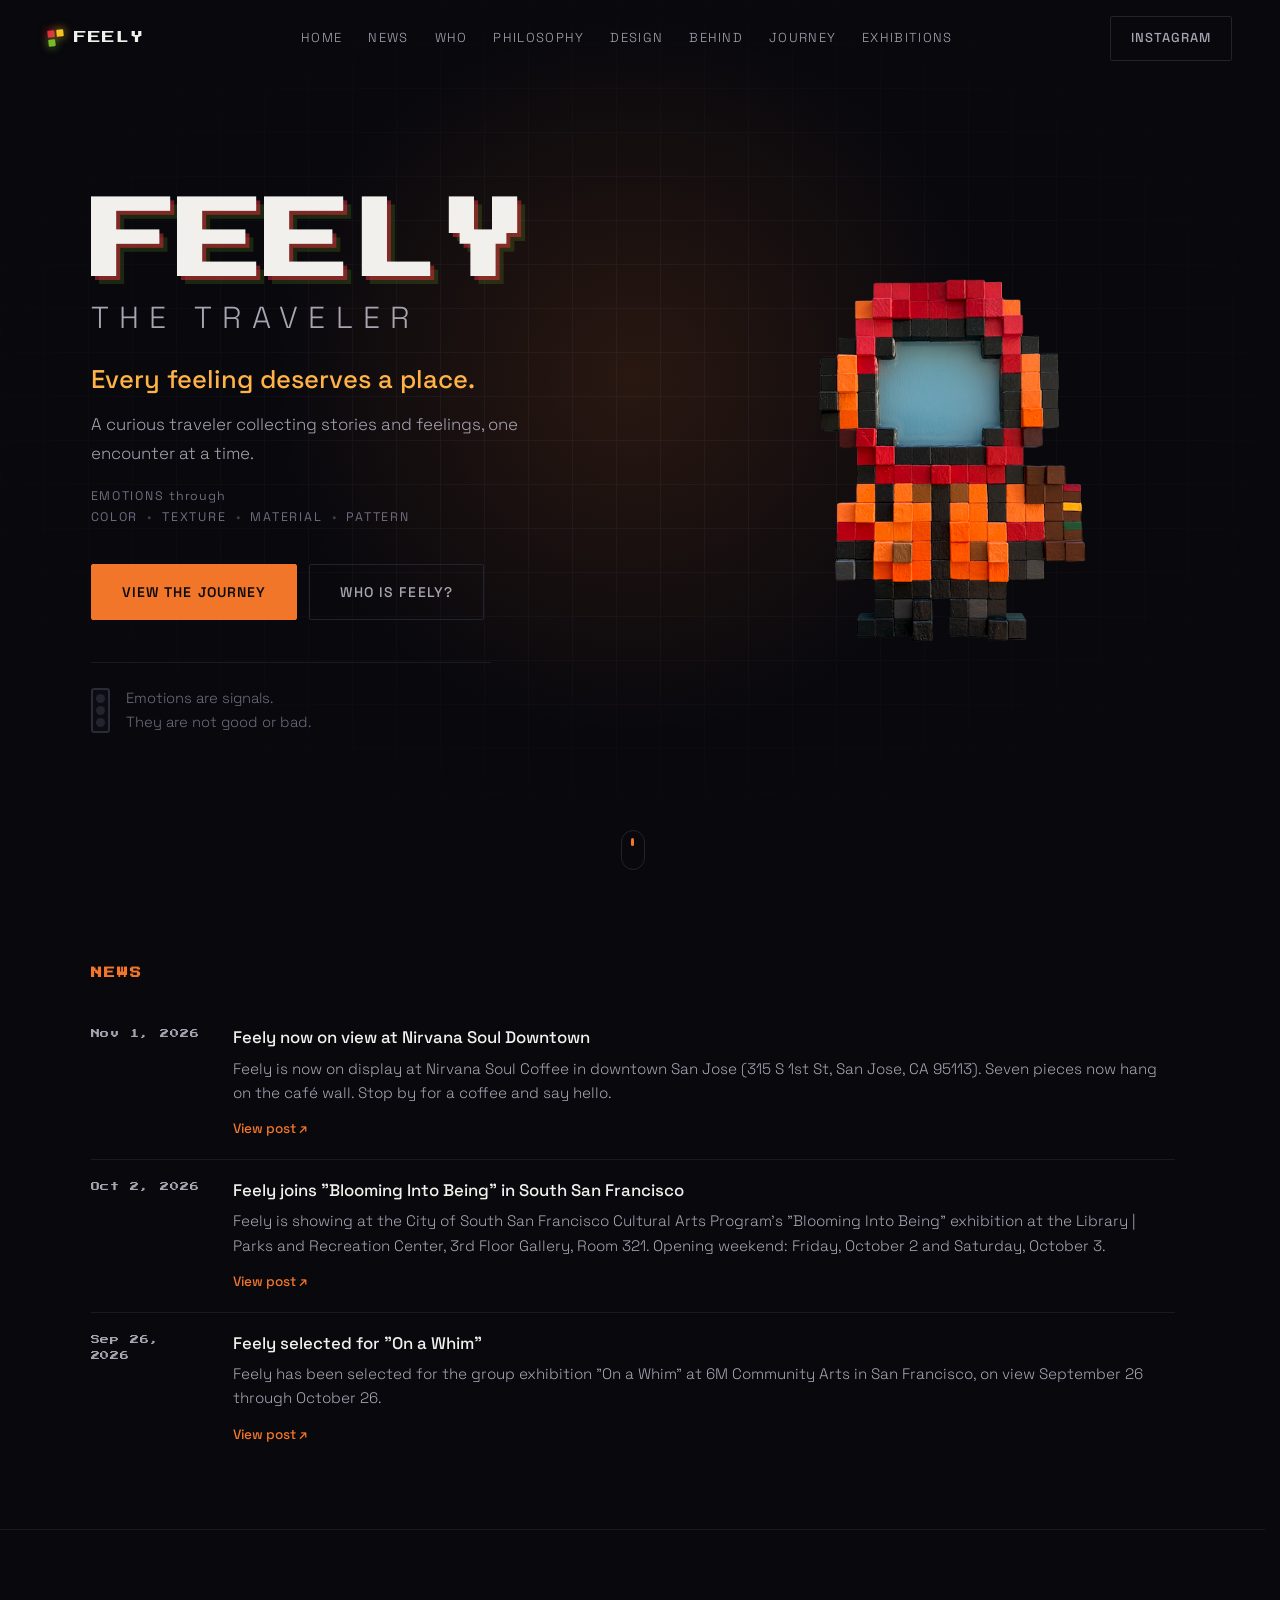
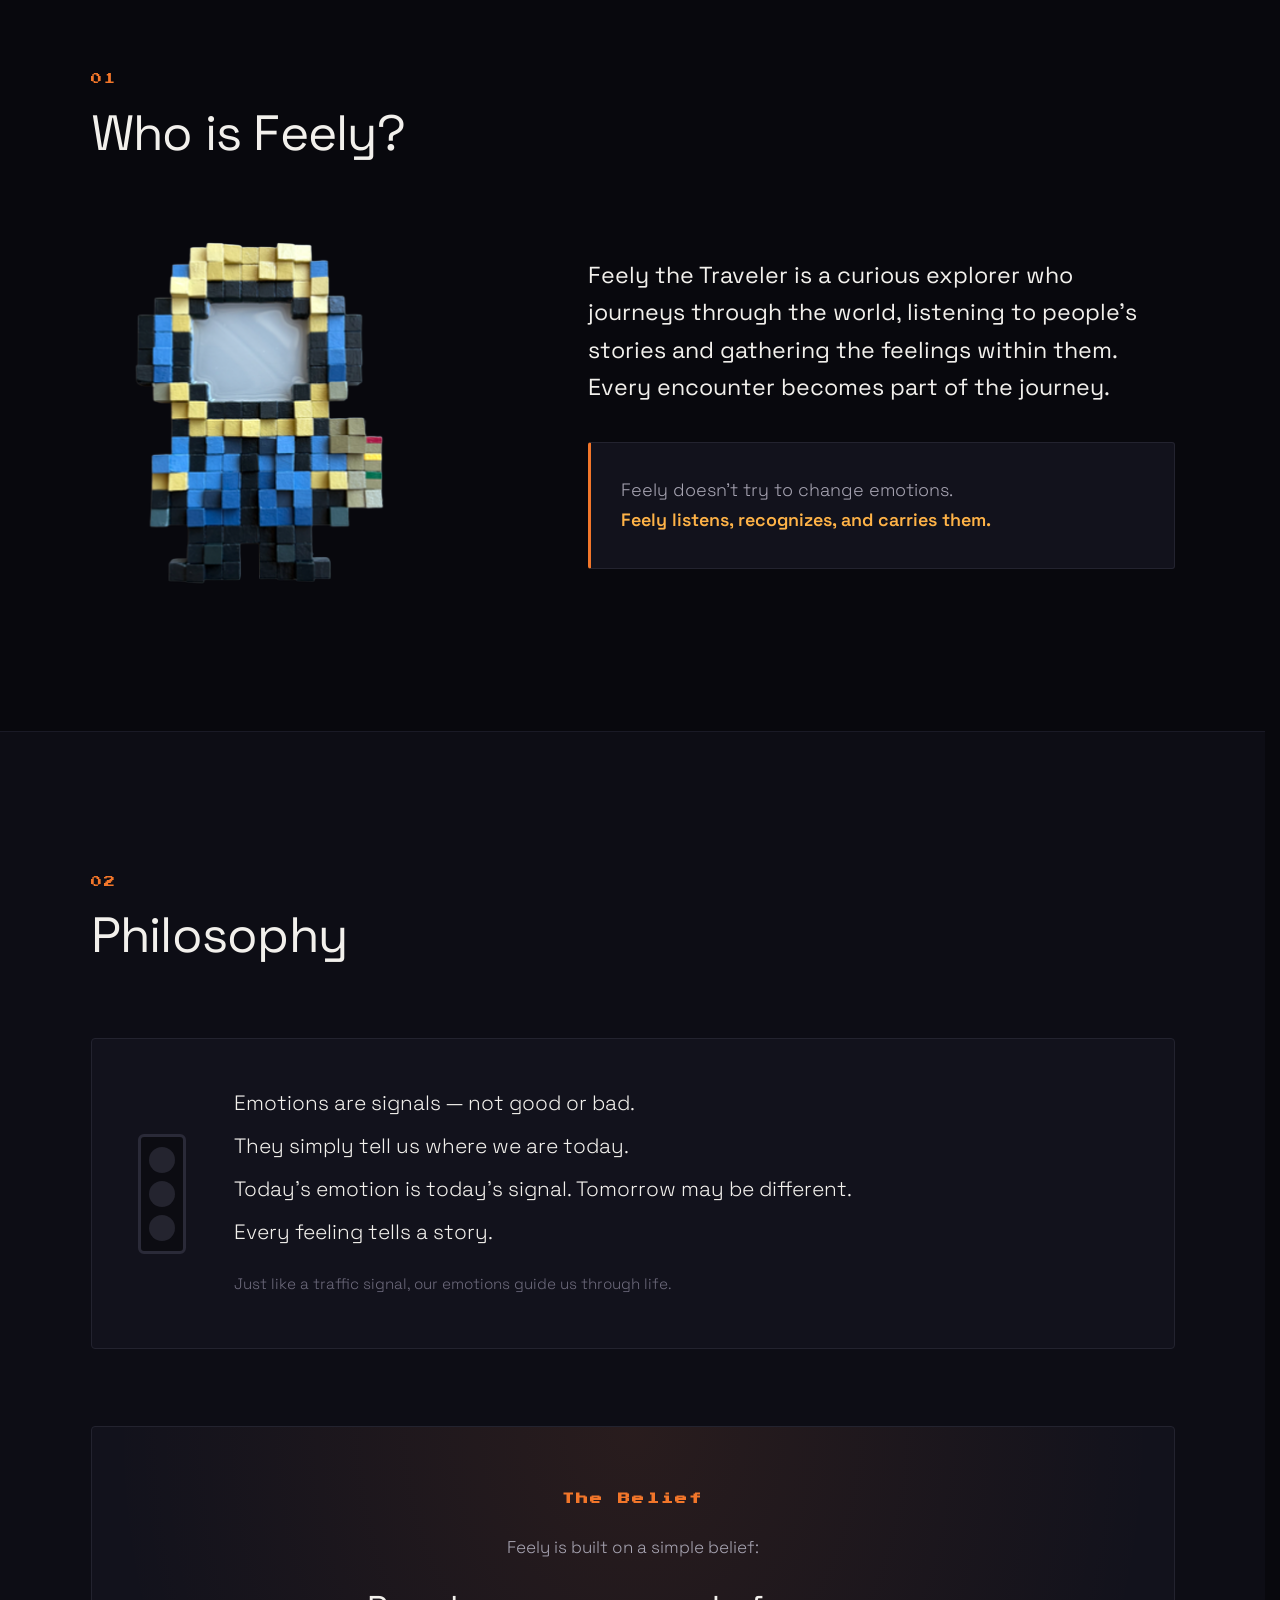
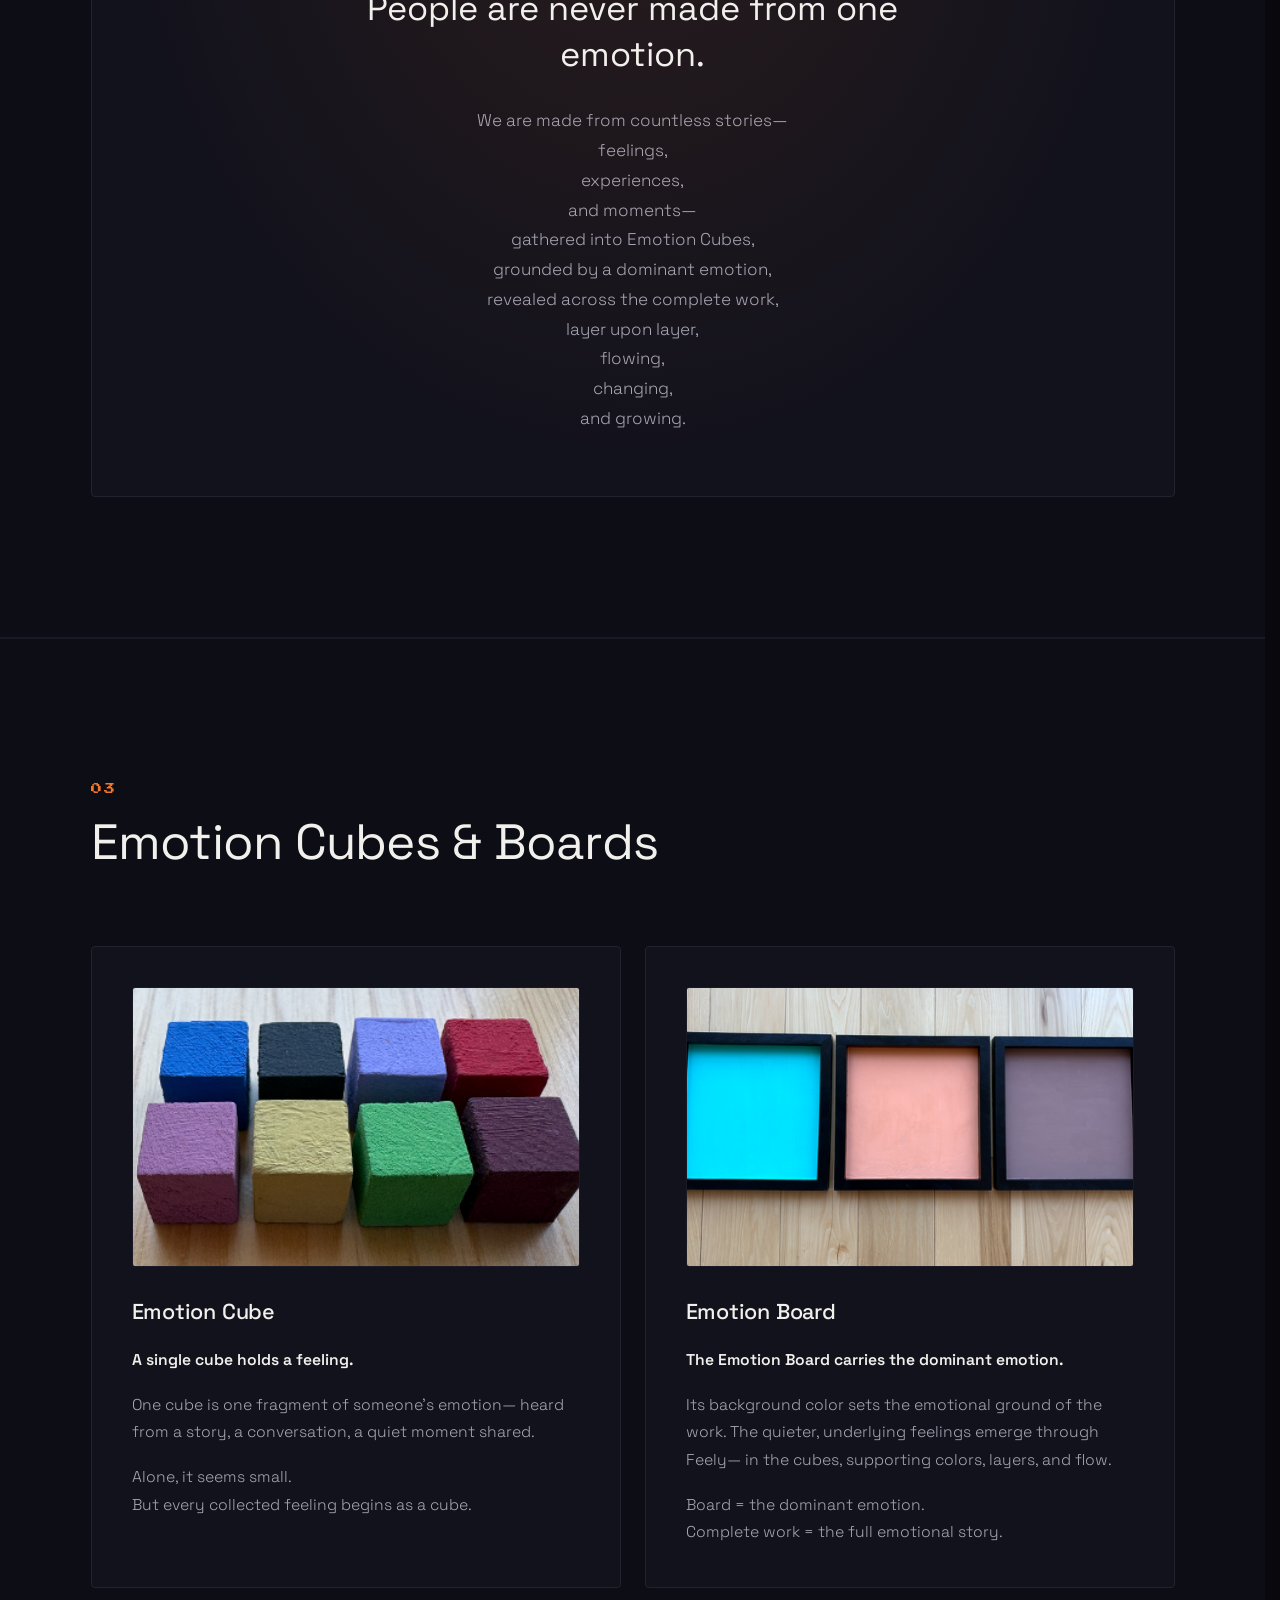
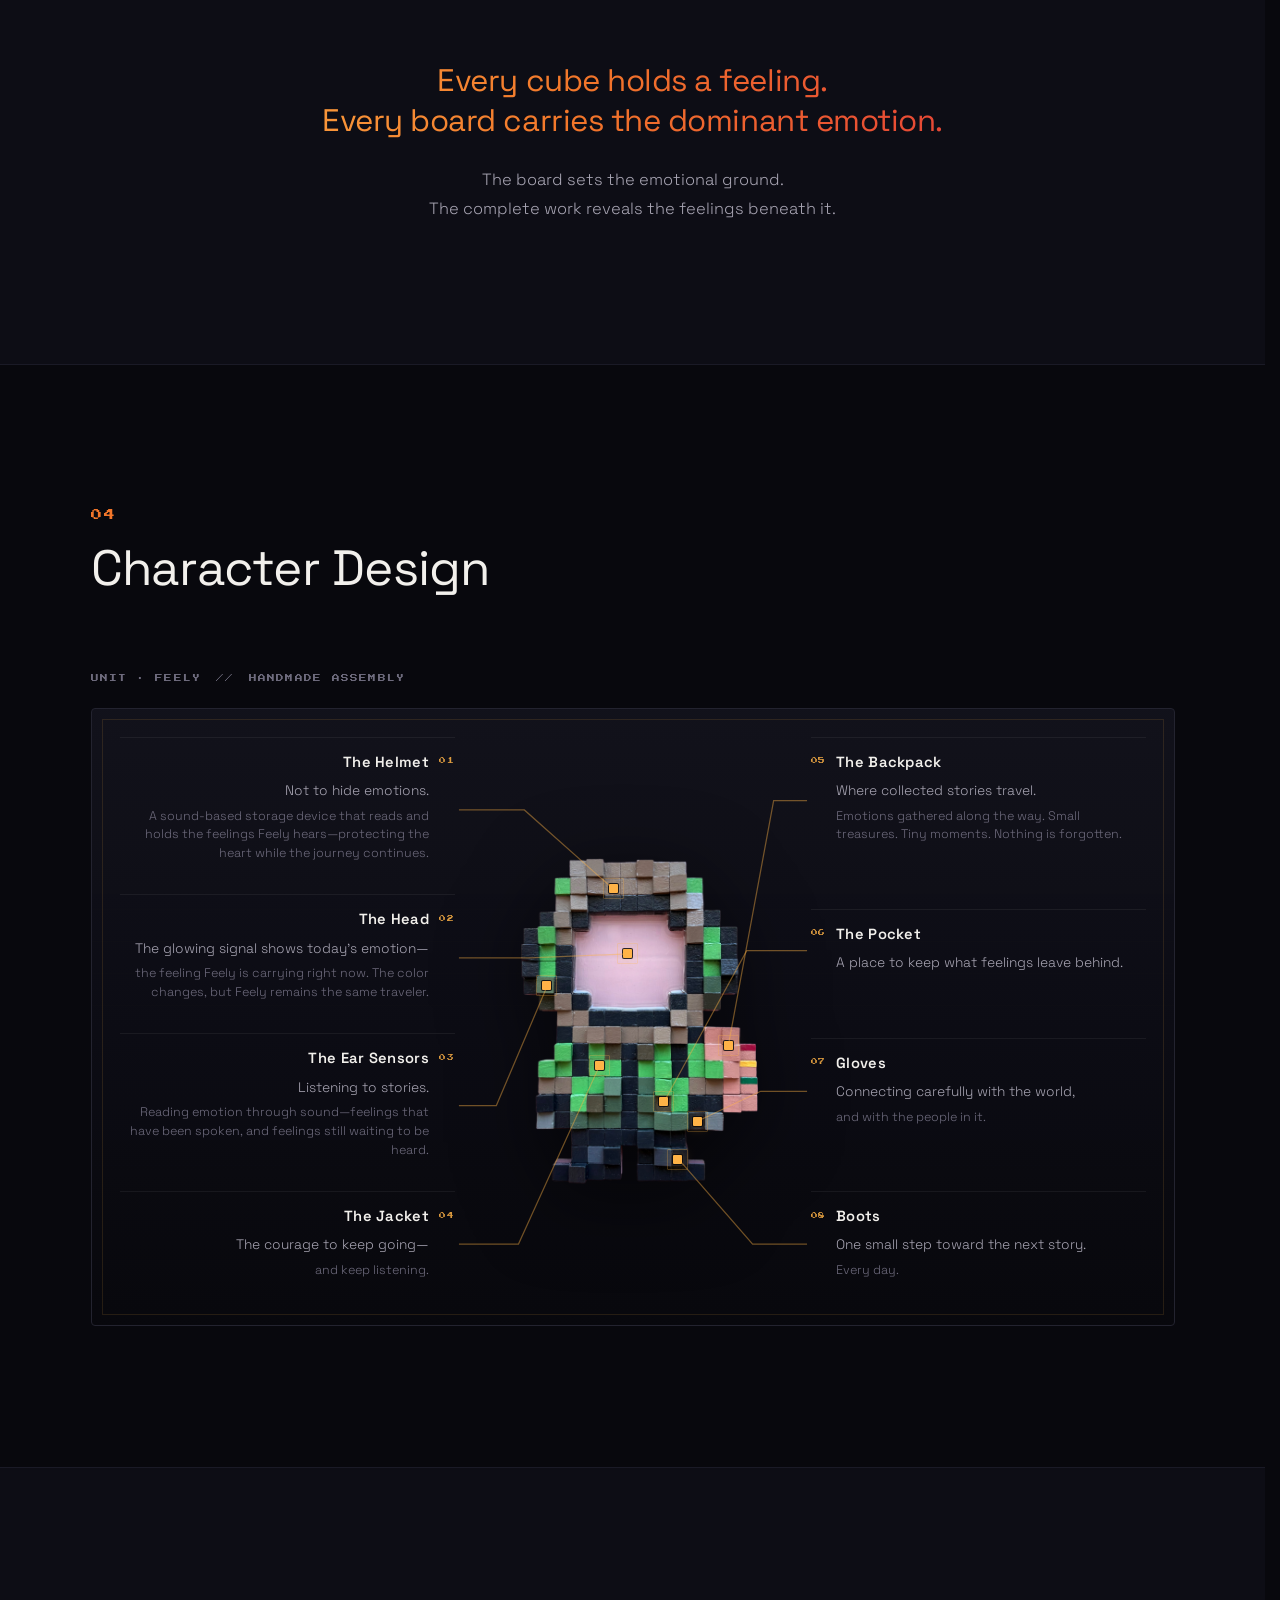
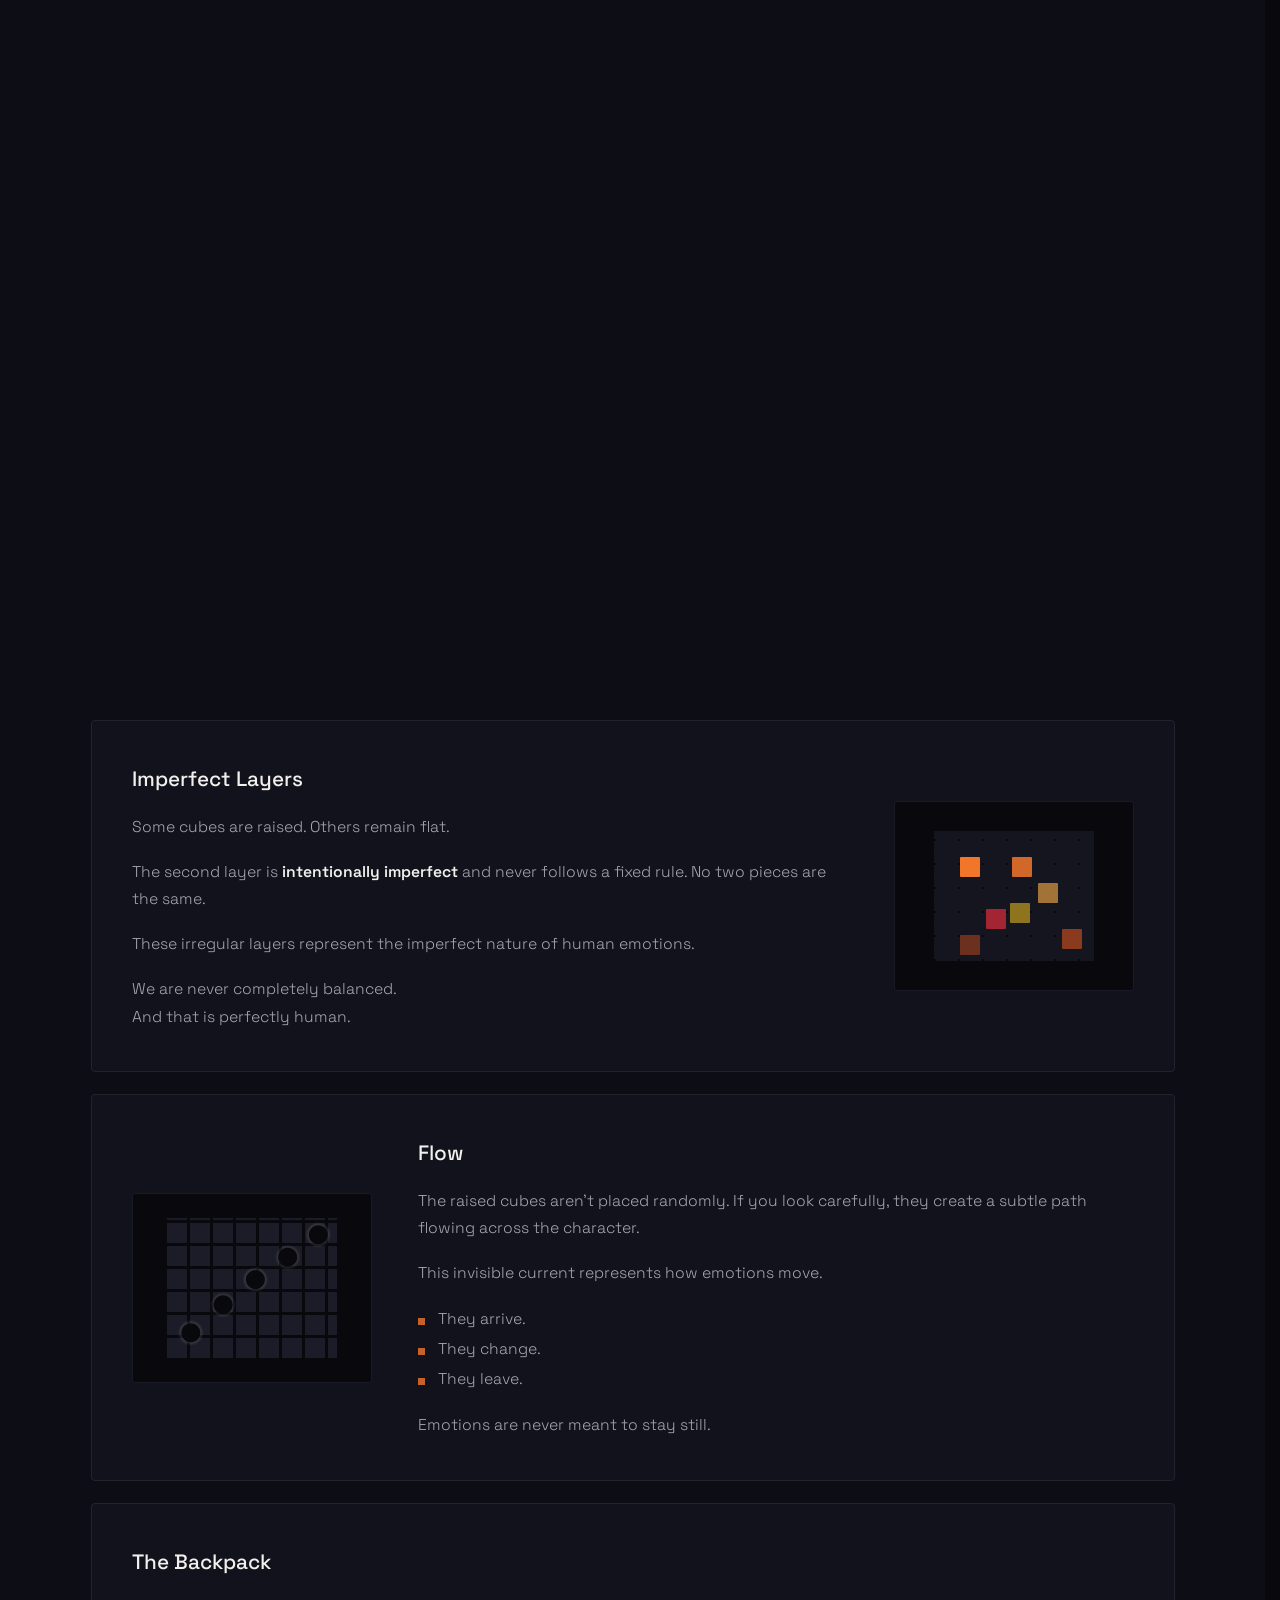
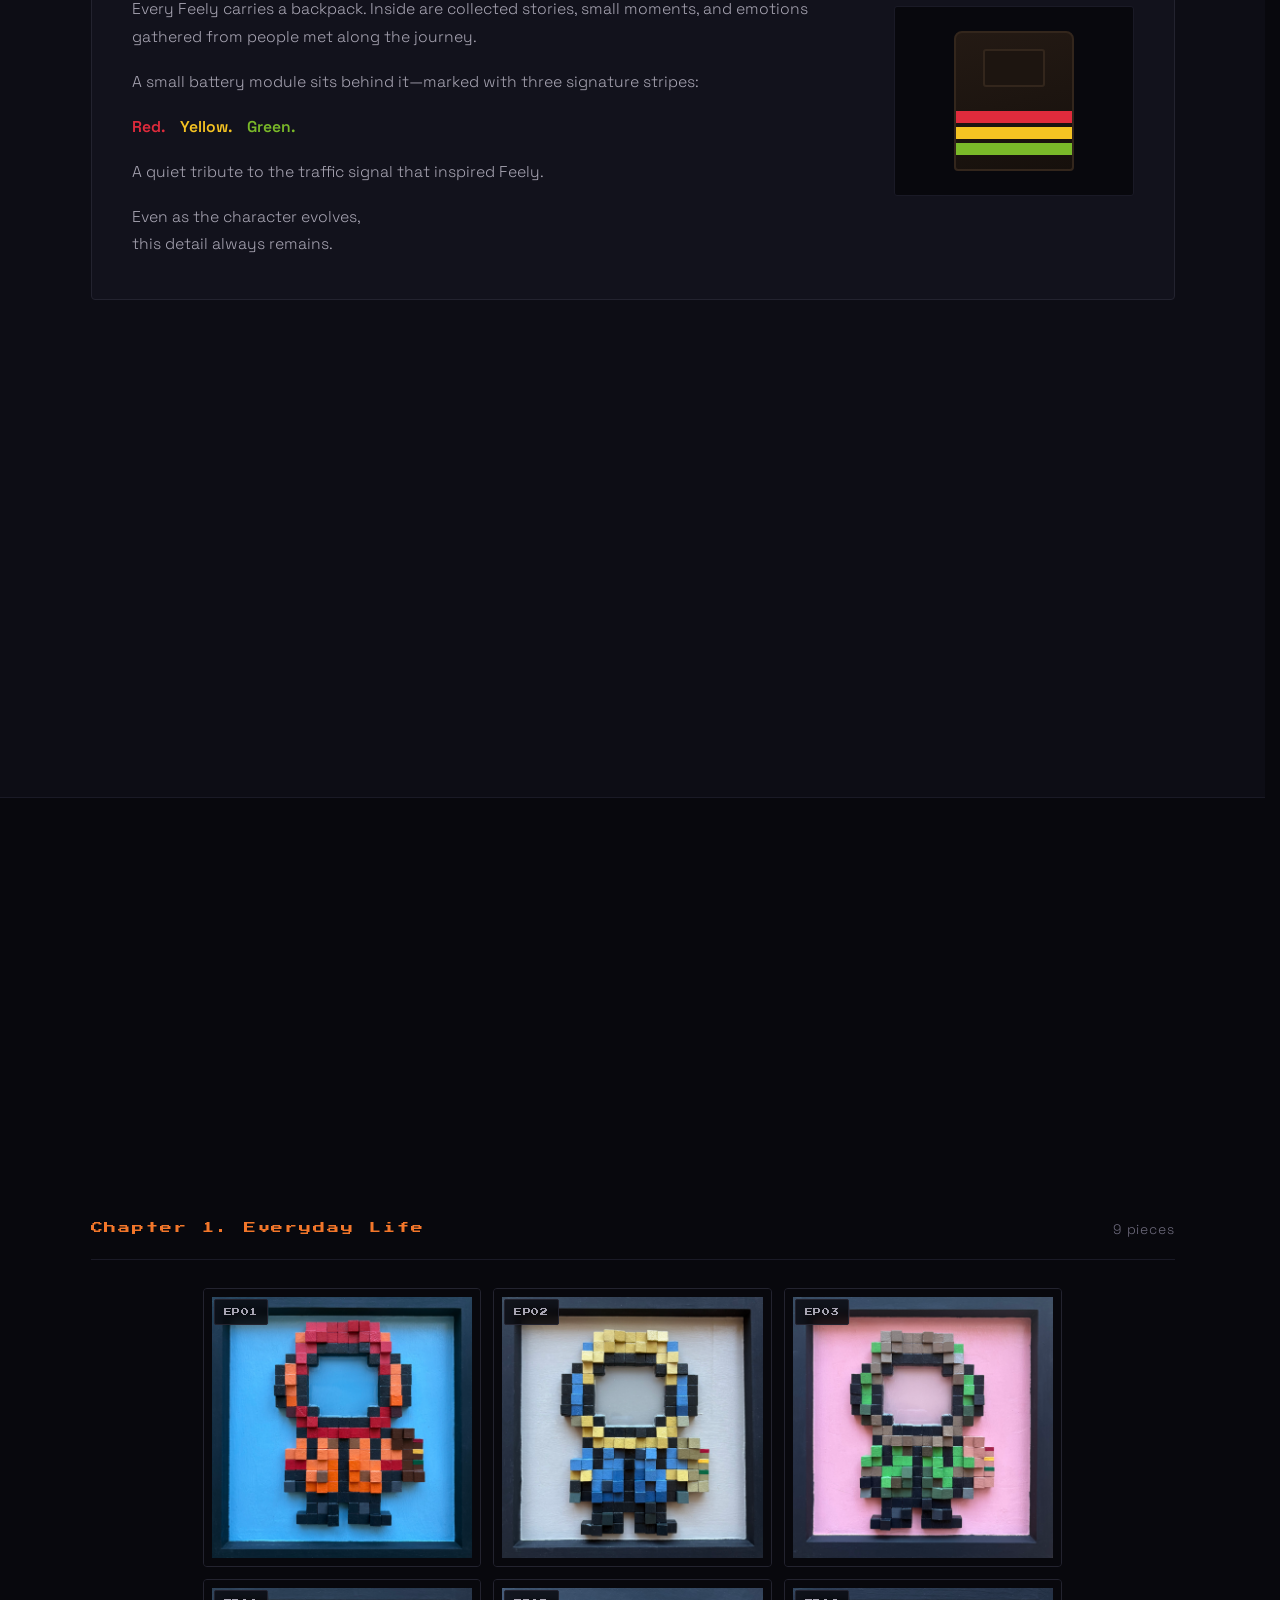
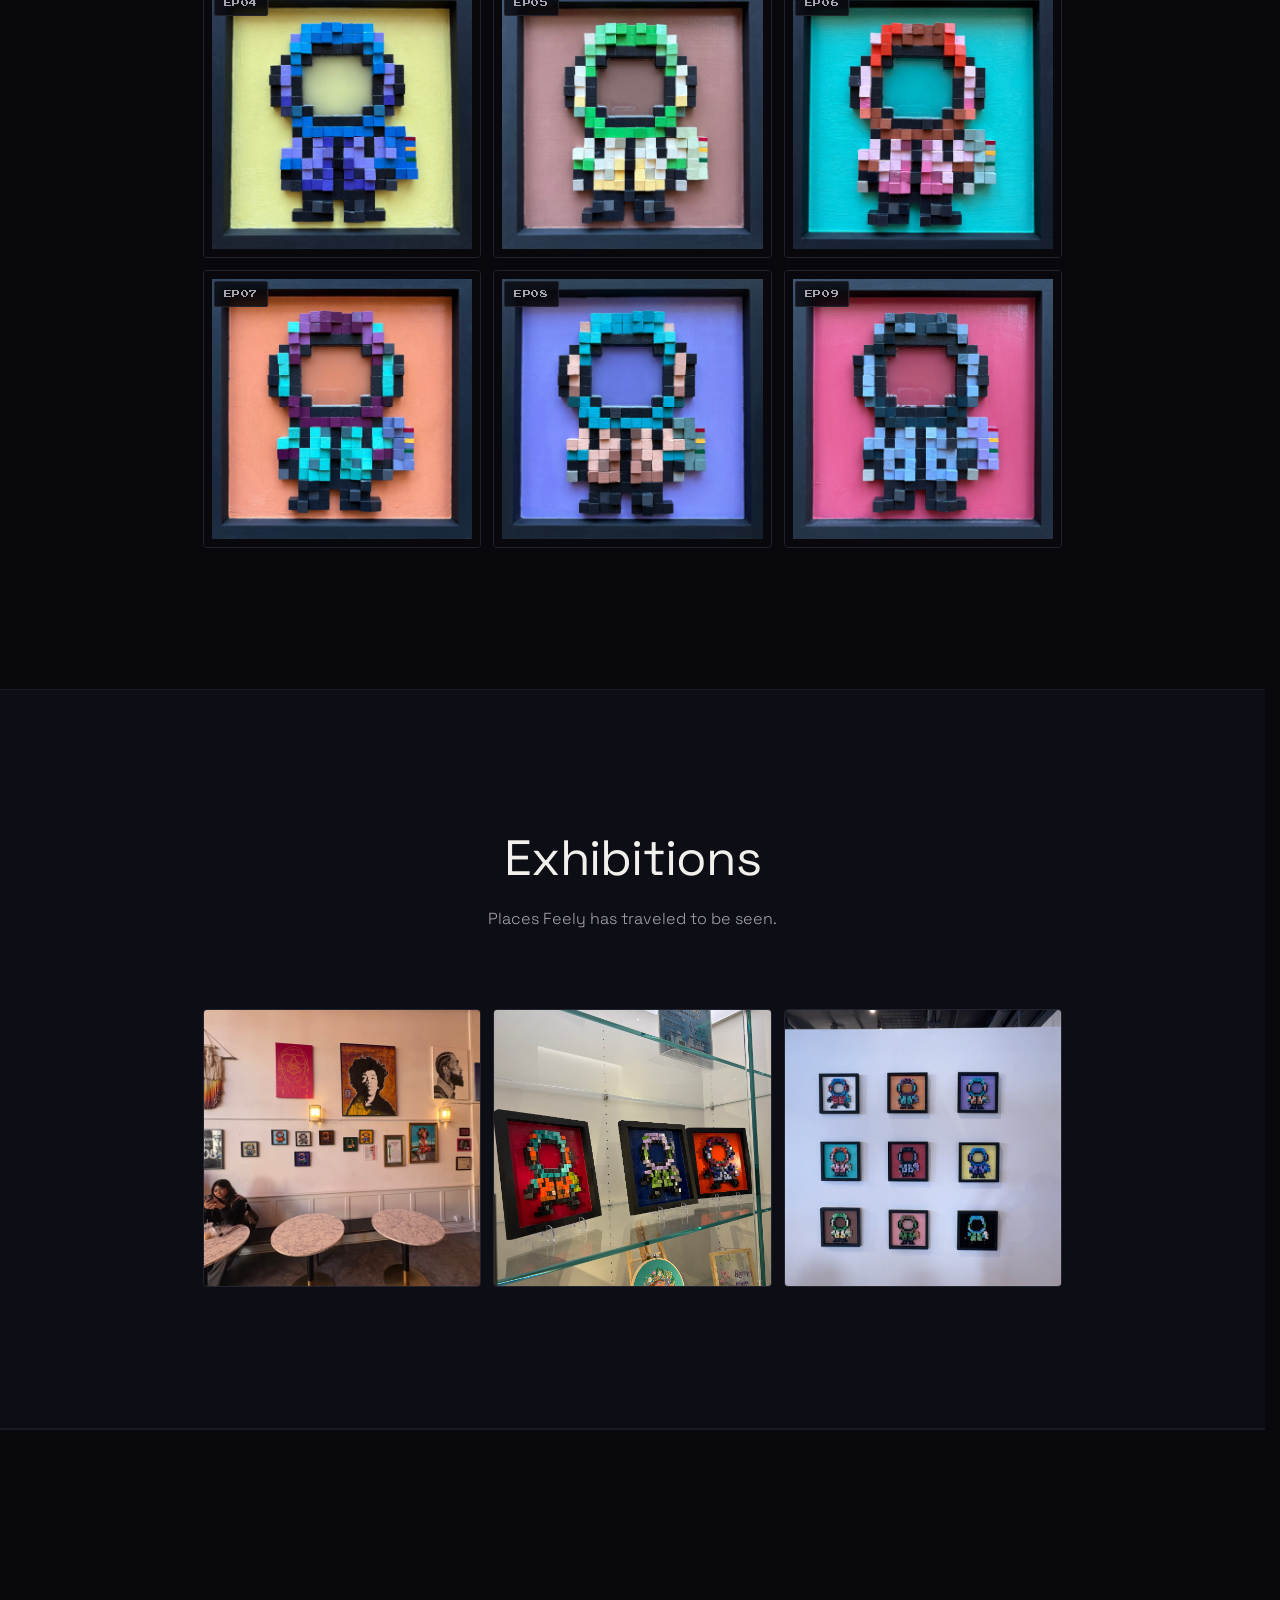
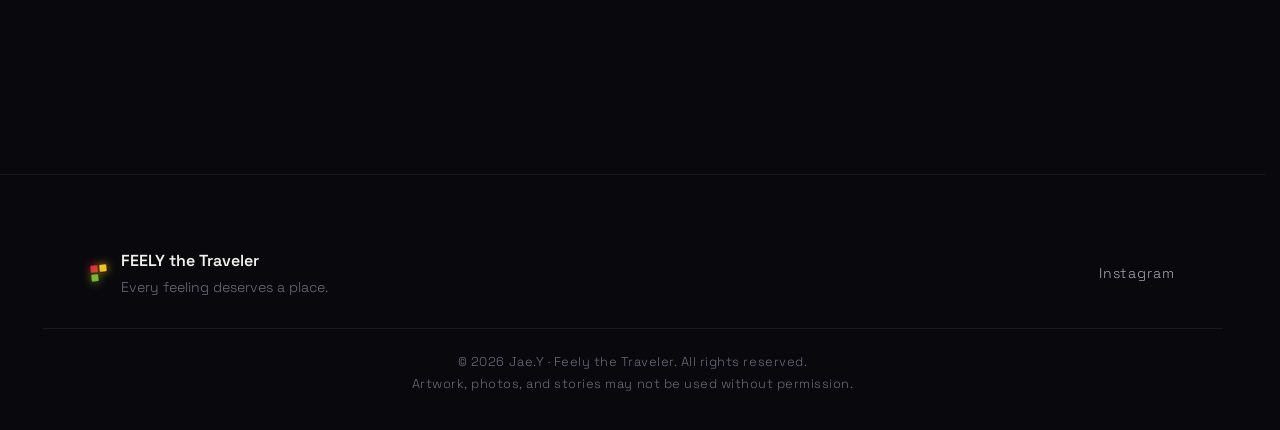
<file: index.html>
<!DOCTYPE html>
<html lang="en">
<head>
<meta charset="UTF-8">
<meta name="viewport" content="width=device-width, initial-scale=1.0">
<meta name="google-site-verification" content="SsvzoKVjZzc_HH-ZsK9oeQ6jUMy10ze1MVU97NEycnQ" />

<title>FEELY the Traveler — Every feeling deserves a place.</title>
<meta name="description" content="A curious traveler collecting stories and feelings, one encounter at a time. Emotion Cubes and Emotion Boards by FEELY the Traveler.">

<meta property="og:type" content="website">
<meta property="og:title" content="FEELY the Traveler">
<meta property="og:description" content="Every feeling deserves a place. A curious traveler collecting stories and feelings, one encounter at a time.">
<meta property="og:image" content="assets/img/feel_foreground.png">
<meta name="twitter:card" content="summary_large_image">

<link rel="icon" type="image/png" href="assets/img/feel_foreground.png">

<link rel="preconnect" href="https://fonts.googleapis.com">
<link rel="preconnect" href="https://fonts.gstatic.com" crossorigin>
<link href="https://fonts.googleapis.com/css2?family=IBM+Plex+Sans:ital,wght@0,300;0,400;0,500;1,300&family=Press+Start+2P&family=Space+Grotesk:wght@300;400;500;600;700&display=swap" rel="stylesheet">
<link rel="stylesheet" href="assets/css/style.css">
</head>

<body>

<!-- ============ NAV ============ -->
<header class="nav" id="nav">
  <a class="nav__brand" href="#top">
    <span class="brandmark" aria-hidden="true">
      <i data-c="r"></i><i data-c="y"></i><i data-c="g"></i>
    </span>
    <span class="nav__brandtext">FEELY</span>
  </a>

  <nav class="nav__links" aria-label="Sections">
    <a href="#top">Home</a>
    <a href="#news">News</a>
    <a href="#who">Who</a>
    <a href="#philosophy">Philosophy</a>
    <a href="#design">Design</a>
    <a href="#behind">Behind</a>
    <a href="#journey">Journey</a>
    <a href="#exhibitions">Exhibitions</a>
  </nav>

  <div class="nav__cta">
    <a class="btn btn--ghost" href="https://www.instagram.com/feely_the_traveler/" target="_blank" rel="noopener">Instagram</a>
  </div>

  <div class="nav__icon-cta">
    <a class="nav__icon-btn" href="https://www.instagram.com/feely_the_traveler/" target="_blank" rel="noopener" aria-label="Instagram">
      <svg viewBox="0 0 24 24" width="19" height="19" fill="none" stroke="currentColor" stroke-width="1.7" aria-hidden="true">
        <rect x="3" y="3" width="18" height="18" rx="5"/>
        <circle cx="12" cy="12" r="4"/>
        <circle cx="17.3" cy="6.7" r="1" fill="currentColor" stroke="none"/>
      </svg>
    </a>
  </div>

  <button class="nav__toggle" id="navToggle" type="button" aria-expanded="false" aria-controls="navMobile" aria-label="Toggle menu">
    <span class="nav__toggle-bar"></span>
    <span class="nav__toggle-bar"></span>
    <span class="nav__toggle-bar"></span>
  </button>

  <div class="nav__mobile" id="navMobile">
    <a href="#top">Home</a>
    <a href="#news">News</a>
    <a href="#who">Who</a>
    <a href="#philosophy">Philosophy</a>
    <a href="#design">Design</a>
    <a href="#behind">Behind</a>
    <a href="#journey">Journey</a>
    <a href="#exhibitions">Exhibitions</a>
  </div>
</header>


<!-- ============ HERO ============ -->
<section class="hero" id="top">
  <div class="hero__grid" aria-hidden="true"></div>

  <div class="hero__inner">
    <div class="hero__copy">
      <h1 class="hero__title">
        <span class="hero__title-main">FEELY</span>
        <span class="hero__title-sub">the Traveler</span>
      </h1>

      <p class="hero__tag">Every feeling deserves a place.</p>
      <p class="hero__lede">A curious traveler collecting stories and feelings, one encounter at a time.</p>

      <p class="hero__materials" aria-label="Emotions through craft">
        <span class="hero__materials-lead">Emotions <span class="hero__materials-through">through</span></span>
        <span class="hero__materials-list">
          Color <span aria-hidden="true">•</span>
          Texture <span aria-hidden="true">•</span>
          Material <span aria-hidden="true">•</span>
          Pattern
        </span>
      </p>

      <div class="hero__actions">
        <a class="btn btn--solid btn--lg" href="#journey">View the Journey</a>
        <a class="btn btn--ghost btn--lg" href="#who">Who is Feely?</a>
      </div>

      <div class="hero__signalnote">
        <span class="signal signal--live" aria-hidden="true">
          <i data-lamp="r"></i><i data-lamp="y"></i><i data-lamp="g"></i>
        </span>
        <p>Emotions are signals.<br>They are not good or bad.</p>
      </div>
    </div>

    <figure class="hero__art">
      <div class="hero__artframe">
        <img src="assets/img/feel_foreground.png" alt="FEELY the Traveler, built from hand-painted wooden Emotion Cubes." loading="eager">
      </div>
    </figure>
  </div>

  <a class="hero__scroll" href="#who" aria-label="Scroll down">
    <span></span>
  </a>
</section>


<!-- ============ NEWS ============ -->
<section class="news-sec" id="news">
  <div class="wrap">
    <div class="news-sec__head reveal">
      <h2 class="news-sec__title">News</h2>
    </div>
    <ul class="news-list" id="newsList"></ul>
    <div class="pager" id="newsPager" hidden>
      <button class="pager__btn" id="newsPrev" type="button" aria-label="Previous page">&#8249;</button>
      <span class="pager__status" id="newsPagerStatus"></span>
      <button class="pager__btn" id="newsNext" type="button" aria-label="Next page">&#8250;</button>
    </div>
  </div>
</section>


<!-- ============ 01 WHO ============ -->
<section class="sec" id="who">
  <div class="wrap">
    <div class="sechead reveal">
      <span class="sechead__num">01</span>
      <h2 class="sechead__title">Who is Feely?</h2>
    </div>

    <div class="who">
      <figure class="who__art reveal">
        <img src="assets/img/feely_foreground2.png" alt="FEELY the Traveler" loading="lazy">
      </figure>

      <div class="who__copy">
        <div class="who__body reveal">
          <p class="lead">
            Feely the Traveler is a curious explorer who journeys through the world,
            listening to people's stories and gathering the feelings within them.
            Every encounter becomes part of the journey.
          </p>
        </div>

        <blockquote class="pull reveal">
          Feely doesn't try to change emotions.<br>
          <strong>Feely listens, recognizes, and carries them.</strong>
        </blockquote>
      </div>
    </div>
  </div>
</section>


<!-- ============ 02 PHILOSOPHY ============ -->
<section class="sec sec--alt" id="philosophy">
  <div class="wrap">
    <div class="sechead reveal">
      <span class="sechead__num">02</span>
      <h2 class="sechead__title">Philosophy</h2>
    </div>

    <div class="signalcard reveal">
      <div class="signalcard__light">
        <span class="signal signal--lg signal--live" aria-hidden="true">
          <i data-lamp="r"></i><i data-lamp="y"></i><i data-lamp="g"></i>
        </span>
      </div>
      <div class="signalcard__text">
        <p>Emotions are signals — not good or bad.</p>
        <p>They simply tell us where we are today.</p>
        <p>Today's emotion is today's signal. Tomorrow may be different.</p>
        <p>Every feeling tells a story.</p>
        <p class="muted">Just like a traffic signal, our emotions guide us through life.</p>
      </div>
    </div>

    <div class="manifesto reveal">
      <h3>The Belief</h3>
      <p>Feely is built on a simple belief:</p>
      <p class="manifesto__big">
        People are never made from one emotion.
      </p>
      <p>
        We are made from countless stories—<br>
        feelings,<br>
        experiences,<br>
        and moments—<br>
        gathered into Emotion Cubes,<br>
        grounded by a dominant emotion,<br>
        revealed across the complete work,<br>
        layer upon layer,<br>
        flowing,<br>
        changing,<br>
        and growing.
      </p>
    </div>
  </div>
</section>


<!-- ============ 03 EMOTION CUBE / EMOTION BOARD ============ -->
<section class="sec sec--alt" id="why">
  <div class="wrap">
    <div class="sechead reveal">
      <span class="sechead__num">03</span>
      <h2 class="sechead__title">Emotion Cubes &amp; Boards</h2>
    </div>

    <div class="duo">
      <article class="card reveal">
        <div class="card__visual">
          <img src="assets/img/emotion-cubes.png" alt="Hand-painted wooden Emotion Cubes in different colors." loading="lazy">
        </div>
        <h3>Emotion Cube</h3>
        <p><strong>A single cube holds a feeling.</strong></p>
        <p>
          One cube is one fragment of someone's emotion—
          heard from a story, a conversation, a quiet moment shared.
        </p>
        <p>Alone, it seems small.<br>But every collected feeling begins as a cube.</p>
      </article>

      <article class="card reveal">
        <div class="card__visual">
          <img src="assets/img/emotion-boards.png" alt="Emotion Boards whose background colors represent dominant emotions." loading="lazy">
        </div>
        <h3>Emotion Board</h3>
        <p><strong>The Emotion Board carries the dominant emotion.</strong></p>
        <p>
          Its background color sets the emotional ground of the work.
          The quieter, underlying feelings emerge through Feely—
          in the cubes, supporting colors, layers, and flow.
        </p>
        <p>Board = the dominant emotion.<br>Complete work = the full emotional story.</p>
      </article>
    </div>

    <p class="bigline bigline--sm reveal">
      Every cube holds a feeling.<br>
      Every board carries the dominant emotion.
    </p>
    <p class="center-note center-note--after reveal">
      The board sets the emotional ground.<br>
      The complete work reveals the feelings beneath it.
    </p>
  </div>
</section>


<!-- ============ 05 CHARACTER DESIGN ============ -->
<section class="sec" id="design">
  <div class="wrap">
    <div class="sechead reveal">
      <span class="sechead__num">04</span>
      <h2 class="sechead__title">Character Design</h2>
    </div>

    <div class="schematic reveal">
      <p class="schematic__meta">
        <span>UNIT · FEELY</span>
        <span aria-hidden="true">//</span>
        <span>HANDMADE ASSEMBLY</span>
      </p>

      <div class="schematic__board">
        <aside class="schematic__side schematic__side--left">
          <article class="callout" data-part="helmet">
            <span class="callout__id">01</span>
            <div class="callout__body">
              <h3>The Helmet</h3>
              <p>Not to hide emotions.</p>
              <p class="muted">A sound-based storage device that reads and holds the feelings Feely hears—protecting the heart while the journey continues.</p>
            </div>
          </article>

          <article class="callout" data-part="head">
            <span class="callout__id">02</span>
            <div class="callout__body">
              <h3>The Head</h3>
              <p>The glowing signal shows today's emotion—</p>
              <p class="muted">the feeling Feely is carrying right now. The color changes, but Feely remains the same traveler.</p>
            </div>
          </article>

          <article class="callout" data-part="ears">
            <span class="callout__id">03</span>
            <div class="callout__body">
              <h3>The Ear Sensors</h3>
              <p>Listening to stories.</p>
              <p class="muted">Reading emotion through sound—feelings that have been spoken, and feelings still waiting to be heard.</p>
            </div>
          </article>

          <article class="callout" data-part="jacket">
            <span class="callout__id">04</span>
            <div class="callout__body">
              <h3>The Jacket</h3>
              <p>The courage to keep going—</p>
              <p class="muted">and keep listening.</p>
            </div>
          </article>
        </aside>

        <figure class="schematic__figure">
          <div class="schematic__canvas">
            <img
              class="schematic__img"
              src="assets/img/feely_design.png"
              alt="FEELY character schematic — voxel traveler assembled from Emotion Cubes."
              loading="lazy"
            >

            <span class="schematic__pin" data-part="helmet" style="--x:44.0%; --y:12.7%"></span>
            <span class="schematic__pin" data-part="head" style="--x:48.3%; --y:31.5%"></span>
            <span class="schematic__pin" data-part="ears" style="--x:23.1%; --y:40.9%"></span>
            <span class="schematic__pin" data-part="jacket" style="--x:39.6%; --y:64.0%"></span>
            <span class="schematic__pin" data-part="backpack" style="--x:79.9%; --y:58.2%"></span>
            <span class="schematic__pin" data-part="pocket" style="--x:59.8%; --y:74.6%"></span>
            <span class="schematic__pin" data-part="gloves" style="--x:70.2%; --y:80.4%"></span>
            <span class="schematic__pin" data-part="boots" style="--x:64.2%; --y:91.4%"></span>
          </div>
        </figure>

        <svg class="schematic__wires" aria-hidden="true"></svg>

        <aside class="schematic__side schematic__side--right">
          <article class="callout" data-part="backpack">
            <span class="callout__id">05</span>
            <div class="callout__body">
              <h3>The Backpack</h3>
              <p>Where collected stories travel.</p>
              <p class="muted">Emotions gathered along the way. Small treasures. Tiny moments. Nothing is forgotten.</p>
            </div>
          </article>

          <article class="callout" data-part="pocket">
            <span class="callout__id">06</span>
            <div class="callout__body">
              <h3>The Pocket</h3>
              <p>A place to keep what feelings leave behind.</p>
            </div>
          </article>

          <article class="callout" data-part="gloves">
            <span class="callout__id">07</span>
            <div class="callout__body">
              <h3>Gloves</h3>
              <p>Connecting carefully with the world,</p>
              <p class="muted">and with the people in it.</p>
            </div>
          </article>

          <article class="callout" data-part="boots">
            <span class="callout__id">08</span>
            <div class="callout__body">
              <h3>Boots</h3>
              <p>One small step toward the next story.</p>
              <p class="muted">Every day.</p>
            </div>
          </article>
        </aside>
      </div>
    </div>
  </div>
</section>


<!-- ============ BEHIND THE DESIGN ============ -->
<section class="sec sec--alt" id="behind">
  <div class="wrap">
    <div class="sechead sechead--plain reveal">
      <h2 class="sechead__title">Behind the Work</h2>
      <p class="sechead__sub">
        Every design choice in Feely exists for a reason.<br>
        Nothing is decorative.<br>
        Everything tells a story.
      </p>
      <p class="sechead__handmade reveal">Fully handmade. No two pieces are the same.</p>
    </div>

    <div class="behind">

      <article class="behind__item reveal">
        <div class="behind__visual">
          <div class="swatches">
            <span class="swatch swatch--primary"></span>
            <span class="swatch swatch--s1"></span>
            <span class="swatch swatch--s2"></span>
          </div>
        </div>
        <div class="behind__body">
          <h3>Emotional Colors</h3>
          <p>Each work has a dominant emotion, expressed through the color of its Emotion Board. But people rarely experience only one feeling.</p>
          <p>Across Feely, <strong>supporting colors accompany the dominant color.</strong> They represent the quieter emotions that exist beneath the surface.</p>
          <ul class="ticks">
            <li>Joy may carry a little anxiety.</li>
            <li>Calm may contain loneliness.</li>
            <li>Hope may still remember sadness.</li>
          </ul>
          <p class="muted">Because emotions are never simple.</p>
        </div>
      </article>

      <article class="behind__item reveal">
        <div class="behind__visual">
          <div class="layers" aria-hidden="true"></div>
        </div>
        <div class="behind__body">
          <h3>Imperfect Layers</h3>
          <p>Some cubes are raised. Others remain flat.</p>
          <p>The second layer is <strong>intentionally imperfect</strong> and never follows a fixed rule. No two pieces are the same.</p>
          <p>These irregular layers represent the imperfect nature of human emotions.</p>
          <p class="muted">We are never completely balanced.<br>And that is perfectly human.</p>
        </div>
      </article>

      <article class="behind__item reveal">
        <div class="behind__visual">
          <div class="flow" aria-hidden="true"></div>
        </div>
        <div class="behind__body">
          <h3>Flow</h3>
          <p>The raised cubes aren't placed randomly. If you look carefully, they create a subtle path flowing across the character.</p>
          <p>This invisible current represents how emotions move.</p>
          <ul class="ticks">
            <li>They arrive.</li>
            <li>They change.</li>
            <li>They leave.</li>
          </ul>
          <p class="muted">Emotions are never meant to stay still.</p>
        </div>
      </article>

      <article class="behind__item reveal">
        <div class="behind__visual">
          <div class="pack" aria-hidden="true">
            <span class="pack__stripe pack__stripe--r"></span>
            <span class="pack__stripe pack__stripe--y"></span>
            <span class="pack__stripe pack__stripe--g"></span>
          </div>
        </div>
        <div class="behind__body">
          <h3>The Backpack</h3>
          <p>Every Feely carries a backpack. Inside are collected stories, small moments, and emotions gathered from people met along the journey.</p>
          <p>A small battery module sits behind it—marked with three signature stripes:</p>
          <p class="stripenames">
            <span class="sn sn--r">Red.</span>
            <span class="sn sn--y">Yellow.</span>
            <span class="sn sn--g">Green.</span>
          </p>
          <p>A quiet tribute to the traffic signal that inspired Feely.</p>
          <p class="muted">Even as the character evolves,<br>this detail always remains.</p>
        </div>
      </article>

      <article class="behind__item reveal">
        <div class="behind__visual">
          <div class="jacket" aria-hidden="true"></div>
        </div>
        <div class="behind__body">
          <h3>Adaptive Clothing</h3>
          <p>Feely's outfit isn't fixed. The clothing is designed to change color depending on the emotion being carried in that moment.</p>
          <p><strong>The traveler stays the same.<br>Only today's signal changes.</strong></p>
          <p class="muted">Because the stories change,<br>but the listener remains.</p>
        </div>
      </article>

    </div>

  </div>
</section>


<!-- ============ JOURNEY / GALLERY ============ -->
<section class="sec" id="journey">
  <div class="wrap">
    <div class="sechead sechead--plain reveal">
      <h2 class="sechead__title">The Journey</h2>
      <p class="sechead__sub">Stories collected along the way. One feeling at a time.</p>
    </div>

    <div class="journey__toolbar reveal">
      <div class="tabs" id="tabs" role="tablist" aria-label="Chapters"></div>
      <button class="tab tab--all" type="button" id="viewAll" aria-pressed="false">View all</button>
    </div>
    <div id="chapters"></div>
  </div>
</section>


<!-- ============ EXHIBITIONS ============ -->
<section class="sec sec--alt" id="exhibitions">
  <div class="wrap">
    <div class="sechead sechead--plain reveal">
      <h2 class="sechead__title">Exhibitions</h2>
      <p class="sechead__sub">Places Feely has traveled to be seen.</p>
    </div>
    <div class="exhibit-grid" id="exhibits"></div>
    <div class="pager" id="exhibitsPager" hidden>
      <button class="pager__btn" id="exhibitsPrev" type="button" aria-label="Previous page">&#8249;</button>
      <span class="pager__status" id="exhibitsPagerStatus"></span>
      <button class="pager__btn" id="exhibitsNext" type="button" aria-label="Next page">&#8250;</button>
    </div>
  </div>
</section>


<!-- ============ ARTIST ============ -->
<section class="artist">
  <div class="wrap">
    <div class="artist__row" id="artistRow">
      <div class="artist__col artist__signature reveal">
        <span class="artist__eyebrow">Made by</span>
        <h2>Jae.Y</h2>
        <p>Color Scientist and Artist.</p>
        <p class="artist__note">The traveler behind Feely.</p>
      </div>
    </div>
  </div>
</section>


<!-- ============ FOOTER ============ -->
<footer class="footer">
  <div class="wrap footer__inner">
    <div class="footer__brand">
      <span class="brandmark" aria-hidden="true">
        <i data-c="r"></i><i data-c="y"></i><i data-c="g"></i>
      </span>
      <div>
        <strong>FEELY the Traveler</strong>
        <span>Every feeling deserves a place.</span>
      </div>
    </div>

    <nav class="footer__links" aria-label="Elsewhere">
      <a href="https://www.instagram.com/feely_the_traveler/" target="_blank" rel="noopener">Instagram</a>
    </nav>
  </div>
  <p class="footer__copy">&copy; <span id="year">2026</span> Jae.Y · Feely the Traveler. All rights reserved.<br>Artwork, photos, and stories may not be used without permission.</p>
</footer>


<!-- ============ LIGHTBOX ============ -->
<div class="lb" id="lb" role="dialog" aria-modal="true" aria-label="Artwork viewer" hidden>
  <button class="lb__close" id="lbClose" aria-label="Close">&times;</button>
  <button class="lb__nav lb__nav--prev" id="lbPrev" aria-label="Previous">&#8249;</button>
  <button class="lb__nav lb__nav--next" id="lbNext" aria-label="Next">&#8250;</button>

  <div class="lb__panel">
    <figure class="lb__figure">
      <img id="lbImg" alt="">
      <div class="lb__thumbs" id="lbThumbs" hidden></div>
    </figure>

    <aside class="lb__story" id="lbStory">
      <p class="lb__meta" id="lbMeta"></p>
      <p class="lb__submeta" id="lbSubmeta" hidden></p>
      <p class="lb__emotion" id="lbEmotion" hidden></p>
      <blockquote class="lb__note" id="lbNote"></blockquote>
      <p class="lb__date" id="lbDate" hidden></p>
      <a class="lb__link" id="lbLink" target="_blank" rel="noopener" hidden>View post ↗</a>
    </aside>
  </div>
</div>

<script src="assets/js/news-data.js"></script>
<script src="assets/js/gallery-data.js"></script>
<script src="assets/js/exhibits-data.js"></script>
<script src="assets/js/main.js"></script>
</body>
</html>
</file>
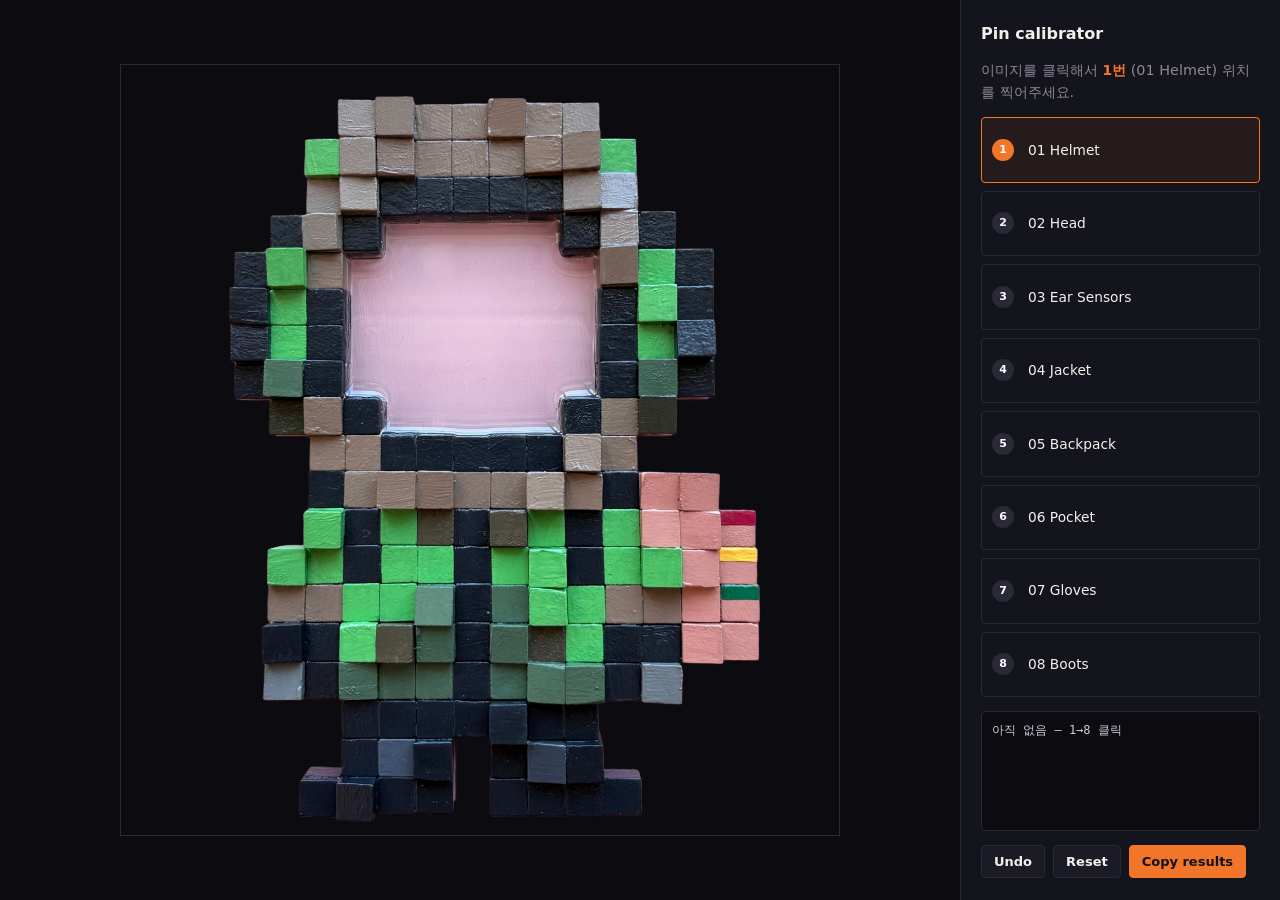
<file: tools/pin-calibrate.html>
<!DOCTYPE html>
<html lang="ko">
<head>
<meta charset="UTF-8">
<meta name="viewport" content="width=device-width, initial-scale=1.0">
<title>FEELY pin calibrator — click 1→8</title>
<style>
  :root {
    --bg: #0b0b10;
    --panel: #14141c;
    --line: #2a2a36;
    --ink: #f2f0ec;
    --muted: #8a8796;
    --accent: #f2762a;
    --pin: #ff4d4d;
  }
  * { box-sizing: border-box; }
  body {
    margin: 0;
    min-height: 100vh;
    background: var(--bg);
    color: var(--ink);
    font: 15px/1.5 system-ui, sans-serif;
    display: grid;
    grid-template-columns: minmax(0, 1fr) 320px;
  }
  .stage-wrap {
    display: grid;
    place-items: center;
    padding: 24px;
    min-height: 100vh;
  }
  .stage {
    position: relative;
    max-width: min(92vw, 720px);
    cursor: crosshair;
    user-select: none;
    border: 1px solid var(--line);
  }
  .stage img {
    display: block;
    width: 100%;
    height: auto;
    pointer-events: none;
  }
  .pin {
    position: absolute;
    width: 22px;
    height: 22px;
    margin: -11px 0 0 -11px;
    border-radius: 50%;
    background: var(--pin);
    color: #fff;
    font: 700 11px/22px system-ui, sans-serif;
    text-align: center;
    box-shadow: 0 0 0 2px #fff, 0 0 0 3px var(--pin);
    pointer-events: none;
  }
  .side {
    border-left: 1px solid var(--line);
    background: var(--panel);
    padding: 22px 20px;
    display: flex;
    flex-direction: column;
    gap: 14px;
  }
  h1 {
    margin: 0;
    font-size: 1rem;
    font-weight: 650;
  }
  .hint {
    margin: 0;
    color: var(--muted);
    font-size: .9rem;
  }
  .hint strong { color: var(--accent); }
  .list {
    list-style: none;
    margin: 0;
    padding: 0;
    display: grid;
    gap: 8px;
    flex: 1;
  }
  .list li {
    display: grid;
    grid-template-columns: 28px 1fr;
    gap: 8px;
    align-items: center;
    padding: 8px 10px;
    border: 1px solid var(--line);
    border-radius: 4px;
    font-size: .86rem;
  }
  .list li.active {
    border-color: var(--accent);
    background: rgba(242, 118, 42, .08);
  }
  .list li.done { opacity: .85; }
  .list .n {
    width: 22px; height: 22px;
    border-radius: 50%;
    background: #2a2a36;
    color: #fff;
    font: 700 11px/22px system-ui;
    text-align: center;
  }
  .list li.done .n { background: var(--pin); }
  .list li.active .n { background: var(--accent); }
  .coords {
    margin: 0;
    font: 12px/1.45 ui-monospace, Consolas, monospace;
    white-space: pre-wrap;
    background: #0b0b10;
    border: 1px solid var(--line);
    border-radius: 4px;
    padding: 10px;
    min-height: 120px;
    color: #cfcbd8;
  }
  .actions { display: flex; flex-wrap: wrap; gap: 8px; }
  button {
    appearance: none;
    border: 1px solid var(--line);
    background: #1b1b26;
    color: var(--ink);
    padding: 8px 12px;
    border-radius: 4px;
    cursor: pointer;
    font: 600 13px system-ui;
  }
  button:hover { border-color: var(--accent); }
  button.primary {
    background: var(--accent);
    border-color: var(--accent);
    color: #111;
  }
  @media (max-width: 900px) {
    body { grid-template-columns: 1fr; }
    .side { border-left: 0; border-top: 1px solid var(--line); }
    .stage-wrap { min-height: auto; }
  }
</style>
</head>
<body>
  <div class="stage-wrap">
    <div class="stage" id="stage" title="Click to place the next pin">
      <img id="img" src="../assets/img/feely_design.png" alt="FEELY design">
    </div>
  </div>

  <aside class="side">
    <h1>Pin calibrator</h1>
    <p class="hint" id="hint">이미지를 클릭해서 <strong>1번</strong> 위치를 찍어주세요.</p>

    <ul class="list" id="list"></ul>

    <pre class="coords" id="out">아직 없음 — 1→8 클릭</pre>

    <div class="actions">
      <button type="button" id="undo">Undo</button>
      <button type="button" id="reset">Reset</button>
      <button type="button" class="primary" id="copy">Copy results</button>
    </div>
  </aside>

<script>
const LABELS = [
  '01 Helmet',
  '02 Head',
  '03 Ear Sensors',
  '04 Jacket',
  '05 Backpack',
  '06 Pocket',
  '07 Gloves',
  '08 Boots',
];
const PARTS = ['helmet','head','ears','jacket','backpack','pocket','gloves','boots'];

const stage = document.getElementById('stage');
const list = document.getElementById('list');
const out = document.getElementById('out');
const hint = document.getElementById('hint');
const points = [];

LABELS.forEach((label, i) => {
  const li = document.createElement('li');
  li.dataset.i = i;
  li.innerHTML = `<span class="n">${i + 1}</span><span>${label}</span>`;
  list.appendChild(li);
});

function render() {
  stage.querySelectorAll('.pin').forEach((n) => n.remove());
  points.forEach((p, i) => {
    const el = document.createElement('span');
    el.className = 'pin';
    el.textContent = String(i + 1);
    el.style.left = p.x + '%';
    el.style.top = p.y + '%';
    stage.appendChild(el);
  });

  [...list.children].forEach((li, i) => {
    li.classList.toggle('done', i < points.length);
    li.classList.toggle('active', i === points.length);
  });

  if (points.length >= 8) {
    hint.innerHTML = '완료! <strong>Copy results</strong> 누른 뒤 채팅에 붙여넣어 주세요.';
  } else {
    hint.innerHTML = `이미지를 클릭해서 <strong>${points.length + 1}번</strong> (${LABELS[points.length]}) 위치를 찍어주세요.`;
  }

  if (!points.length) {
    out.textContent = '아직 없음 — 1→8 클릭';
    return;
  }

  const lines = points.map((p, i) =>
    `${i + 1} ${PARTS[i]}  ${p.x.toFixed(1)}%  ${p.y.toFixed(1)}%`
  );
  const html = points.map((p, i) =>
    `<span class="schematic__pin" data-part="${PARTS[i]}" style="--x:${p.x.toFixed(1)}%; --y:${p.y.toFixed(1)}%"></span>`
  ).join('\n');
  out.textContent = lines.join('\n') + '\n\n' + html;
}

stage.addEventListener('click', (e) => {
  if (points.length >= 8) return;
  const rect = stage.getBoundingClientRect();
  const x = ((e.clientX - rect.left) / rect.width) * 100;
  const y = ((e.clientY - rect.top) / rect.height) * 100;
  points.push({ x, y });
  render();
});

document.getElementById('undo').onclick = () => {
  points.pop();
  render();
};
document.getElementById('reset').onclick = () => {
  points.length = 0;
  render();
};
document.getElementById('copy').onclick = async () => {
  await navigator.clipboard.writeText(out.textContent);
  hint.innerHTML = '복사됨 — 채팅에 붙여넣어 주세요.';
};

render();
</script>
</body>
</html>
</file>
<file: assets/css/style.css>
/* ==========================================================================
   FEELY the Traveler
   Every feeling deserves a place.
   ========================================================================== */

:root {
  /* Signal palette — the three lights that inspired Feely */
  --red:    #e02b3c;
  --yellow: #f5c322;
  --green:  #7ab929;

  /* Emotional accents drawn from the artwork */
  --orange: #f2762a;
  --rust:   #8a3b1e;
  --ember:  #ffb347;

  /* Surfaces */
  --bg:        #08080d;
  --bg-alt:    #0d0d15;
  --bg-card:   #12121c;
  --bg-raise:  #191926;
  --line:      #23232f;
  --line-soft: #1a1a26;

  /* Type */
  --ink:      #f2f0ec;
  --ink-mid:  #a8a5b3;
  --ink-dim:  #6e6b7d;

  --px: 'Press Start 2P', monospace;
  --sans: 'Space Grotesk', system-ui, -apple-system, 'Segoe UI', sans-serif;
  --story: 'IBM Plex Sans', 'Helvetica Neue', Helvetica, Arial, sans-serif;

  --wrap: 1180px;
  --ease: cubic-bezier(.22, 1, .36, 1);
}

* { box-sizing: border-box; }

html {
  scroll-behavior: smooth;
  scroll-padding-top: 90px;
  -webkit-text-size-adjust: 100%;
  overflow-x: hidden;
  overflow-y: scroll;
  scrollbar-gutter: stable;
}

body {
  margin: 0;
  background: var(--bg);
  color: var(--ink);
  font-family: var(--sans);
  font-size: 17px;
  line-height: 1.75;
  font-weight: 300;
  overflow-x: hidden;
  width: 100%;
  max-width: 100%;
  -webkit-font-smoothing: antialiased;
}

img { max-width: 100%; display: block; }

a { color: inherit; text-decoration: none; }

p { margin: 0 0 1.1rem; }
p:last-child { margin-bottom: 0; }

::selection { background: var(--orange); color: #0b0b10; }

.wrap {
  width: 100%;
  max-width: var(--wrap);
  margin: 0 auto;
  padding: 0 clamp(20px, 5vw, 48px);
}

.muted { color: var(--ink-dim); }

/* ==========================================================================
   Brand mark — RYG as Emotion Cubes, not a literal traffic light
   ========================================================================== */

.brandmark {
  display: inline-grid;
  grid-template-columns: repeat(2, 7px);
  grid-template-rows: repeat(2, 7px);
  gap: 2px;
  flex: none;
  transform: rotate(-6deg);
}

.brandmark i {
  display: block;
  width: 7px;
  height: 7px;
  border-radius: 1px;
  background: var(--c);
  box-shadow:
    1px 1px 0 rgba(0, 0, 0, .35),
    0 0 8px 1px color-mix(in srgb, var(--c) 55%, transparent);
}

.brandmark i[data-c="r"] {
  --c: var(--red);
  grid-column: 1;
  grid-row: 1;
}

.brandmark i[data-c="y"] {
  --c: var(--yellow);
  grid-column: 2;
  grid-row: 1;
}

.brandmark i[data-c="g"] {
  --c: var(--green);
  grid-column: 1;
  grid-row: 2;
}

/* ==========================================================================
   Signal motif — used in story sections (emotions as signals)
   ========================================================================== */

.signal {
  display: inline-flex;
  flex-direction: column;
  gap: 3px;
  padding: 4px 3px;
  background: #0c0c12;
  border: 2px solid #2a2a38;
  border-radius: 3px;
  flex: none;
}

.signal i {
  display: block;
  width: 9px;
  height: 9px;
  border-radius: 50%;
  background: #24242f;
  transition: background .45s var(--ease), box-shadow .45s var(--ease);
}

.signal--sm i { width: 7px; height: 7px; }

.signal--lg {
  gap: 8px;
  padding: 10px 8px;
  border-width: 3px;
  border-radius: 6px;
}
.signal--lg i { width: 26px; height: 26px; }

/* Cycling emotion light */
.signal--live i[data-lamp="r"] { animation: lamp 6s infinite; }
.signal--live i[data-lamp="y"] { animation: lamp 6s infinite 2s; }
.signal--live i[data-lamp="g"] { animation: lamp 6s infinite 4s; }

@keyframes lamp {
  0%, 28%  { background: var(--c, #24242f); box-shadow: 0 0 14px 2px var(--c); }
  33%, 100% { background: #24242f; box-shadow: none; }
}

.signal i[data-lamp="r"] { --c: var(--red); }
.signal i[data-lamp="y"] { --c: var(--yellow); }
.signal i[data-lamp="g"] { --c: var(--green); }

/* ==========================================================================
   Nav
   ========================================================================== */

.nav {
  position: fixed;
  top: 0;
  left: 0;
  right: 0;
  z-index: 100;
  display: flex;
  align-items: center;
  justify-content: space-between;
  gap: 24px;
  width: 100%;
  padding: 16px clamp(20px, 5vw, 48px);
  background: rgba(8, 8, 13, 0);
  border-bottom: 1px solid transparent;
  transition: background .4s var(--ease), border-color .4s var(--ease), padding .4s var(--ease);
}

.nav.is-stuck {
  background: rgba(8, 8, 13, .92);
  backdrop-filter: blur(14px);
  border-bottom-color: var(--line-soft);
  padding-top: 11px;
  padding-bottom: 11px;
}

.nav__brand { display: flex; align-items: center; gap: 10px; }

.nav__brandtext {
  font-family: var(--px);
  font-size: 13px;
  letter-spacing: 1px;
}

.nav__links { display: flex; gap: 26px; }

.nav__links a {
  font-size: 13px;
  letter-spacing: .1em;
  text-transform: uppercase;
  color: var(--ink-mid);
  position: relative;
  padding: 4px 0;
  transition: color .25s;
}

.nav__links a::after {
  content: '';
  position: absolute;
  left: 0; bottom: 0;
  width: 0; height: 2px;
  background: var(--orange);
  transition: width .3s var(--ease);
}

.nav__links a:hover { color: var(--ink); }
.nav__links a:hover::after { width: 100%; }

.nav__cta { display: flex; gap: 10px; }

/* Mobile-only nav toggle + dropdown — hidden unconditionally here.
   Visibility rules for these live only inside the max-width:1000px
   query below, so nothing here can ever render above that width. */
.nav__toggle { display: none; }
.nav__mobile { display: none; }
.nav__icon-cta { display: none; }

/* ==========================================================================
   Buttons
   ========================================================================== */

.btn {
  display: inline-flex;
  align-items: center;
  justify-content: center;
  gap: 8px;
  padding: 10px 20px;
  font-family: var(--sans);
  font-size: 13px;
  font-weight: 500;
  letter-spacing: .08em;
  text-transform: uppercase;
  border-radius: 2px;
  border: 1px solid var(--line);
  transition: transform .25s var(--ease), background .25s, border-color .25s, color .25s;
  white-space: nowrap;
}

.btn--ghost { color: var(--ink-mid); }
.btn--ghost:hover {
  color: var(--ink);
  border-color: var(--ink-dim);
  transform: translateY(-2px);
}

.btn--solid {
  background: var(--orange);
  border-color: var(--orange);
  color: #0b0b10;
  font-weight: 600;
}
.btn--solid:hover {
  background: var(--ember);
  border-color: var(--ember);
  transform: translateY(-2px);
}

.btn--lg { padding: 15px 30px; font-size: 14px; }

/* ==========================================================================
   Hero
   ========================================================================== */

.hero {
  position: relative;
  min-height: 100svh;
  display: flex;
  align-items: center;
  padding: 130px 0 90px;
  overflow: hidden;
  contain: paint;
  isolation: isolate;
}

.hero__grid {
  position: absolute;
  inset: 0;
  background-image:
    linear-gradient(var(--line-soft) 1px, transparent 1px),
    linear-gradient(90deg, var(--line-soft) 1px, transparent 1px);
  background-size: 44px 44px;
  background-position: 0 0;
  mask-image: radial-gradient(ellipse 75% 65% at 50% 45%, #000 20%, transparent 78%);
  opacity: .55;
  animation: drift 90s linear infinite;
  pointer-events: none;
}

@keyframes drift {
  to { background-position: 44px 44px; }
}

.hero::after {
  content: '';
  position: absolute;
  left: 50%; top: 42%;
  width: min(62%, 820px);
  aspect-ratio: 1;
  transform: translate(-50%, -50%);
  background: radial-gradient(circle, rgba(242, 118, 42, .14), transparent 66%);
  pointer-events: none;
}

.hero__inner {
  position: relative;
  z-index: 2;
  width: 100%;
  max-width: var(--wrap);
  margin: 0 auto;
  padding: 0 clamp(20px, 5vw, 48px);
  display: grid;
  grid-template-columns: minmax(0, 1.05fr) minmax(0, .95fr);
  gap: clamp(40px, 6vw, 80px);
  align-items: center;
  min-width: 0;
}

.hero__copy,
.hero__art {
  min-width: 0;
  max-width: 100%;
}

.eyebrow {
  display: inline-block;
  font-family: var(--px);
  font-size: 9px;
  letter-spacing: .22em;
  color: var(--orange);
  margin-bottom: 26px;
}

.hero__title { margin: 0 0 26px; line-height: .9; }

.hero__title-main {
  display: block;
  font-family: var(--px);
  font-size: clamp(2.6rem, 8vw, 5.4rem);
  letter-spacing: .01em;
  text-shadow:
     4px 4px 0 rgba(224, 43, 60, .5),
     8px 8px 0 rgba(122, 185, 41, .18);
}

.hero__title-sub {
  display: block;
  margin-top: 20px;
  font-size: clamp(1.1rem, 3vw, 1.9rem);
  font-weight: 300;
  letter-spacing: .34em;
  text-transform: uppercase;
  color: var(--ink-mid);
}

.hero__tag {
  font-size: clamp(1.15rem, 2.4vw, 1.6rem);
  font-weight: 500;
  color: var(--ember);
  margin-bottom: .5rem;
}

.hero__lede {
  font-size: 1.05rem;
  color: var(--ink-mid);
  max-width: 42ch;
  margin-bottom: 1.1rem;
}

.hero__materials {
  margin: 0 0 2.2rem;
  max-width: 52ch;
  font-size: .78rem;
  font-weight: 400;
  letter-spacing: .14em;
  color: var(--ink-dim);
  line-height: 1.7;
}

.hero__materials-lead,
.hero__materials-list {
  display: block;
  text-transform: uppercase;
}

.hero__materials-through {
  text-transform: none;
  letter-spacing: .06em;
}

.hero__materials-list span {
  margin: 0 .35em;
  opacity: .55;
}

.hero__actions {
  display: flex;
  flex-wrap: wrap;
  gap: 12px;
  margin-bottom: 2.6rem;
}

.hero__signalnote {
  display: flex;
  align-items: center;
  gap: 16px;
  padding-top: 24px;
  border-top: 1px solid var(--line-soft);
  max-width: 400px;
}

.hero__signalnote p {
  margin: 0;
  font-size: .92rem;
  line-height: 1.6;
  color: var(--ink-dim);
}

/* Framed artwork */
.hero__art { margin: 0; }

.hero__artframe {
  position: relative;
  padding: 8px;
  background: transparent;
  border: none;
  border-radius: 0;
  box-shadow: none;
  animation: bob 7s ease-in-out infinite;
}

@keyframes bob {
  0%, 100% { transform: translateY(0); }
  50%      { transform: translateY(-12px); }
}

.hero__artframe img {
  width: 100%;
  max-height: 62vh;
  object-fit: contain;
  border-radius: 0;
}

.hero__art figcaption {
  margin-top: 18px;
  text-align: center;
  font-size: .82rem;
  letter-spacing: .06em;
  color: var(--ink-dim);
}

.hero__scroll {
  position: absolute;
  left: 50%; bottom: 30px;
  transform: translateX(-50%);
  width: 24px; height: 40px;
  border: 1px solid var(--line);
  border-radius: 12px;
  display: grid;
  place-items: start center;
  padding-top: 7px;
  z-index: 3;
}

.hero__scroll span {
  width: 3px; height: 8px;
  border-radius: 2px;
  background: var(--orange);
  animation: wheel 1.9s var(--ease) infinite;
}

@keyframes wheel {
  0%       { opacity: 0; transform: translateY(0); }
  35%      { opacity: 1; }
  100%     { opacity: 0; transform: translateY(16px); }
}

/* ==========================================================================
   News strip
   ========================================================================== */

.news-sec {
  padding: clamp(40px, 6vw, 64px) 0;
  border-bottom: 1px solid var(--line-soft);
}

.news-sec__head { margin-bottom: 24px; }

.news-sec__title {
  margin: 0;
  font-family: var(--px);
  font-size: 11px;
  letter-spacing: .2em;
  text-transform: uppercase;
  color: var(--orange);
}

.news-list {
  list-style: none;
  margin: 0;
  padding: 0;
}

.news-item {
  display: grid;
  grid-template-columns: 110px minmax(0, 1fr);
  gap: clamp(12px, 3vw, 32px);
  padding: 16px 0;
  border-top: 1px solid var(--line-soft);
}

.news-item:first-child { border-top: 0; }

.news-item[hidden] { display: none; }

.news-item__date {
  padding-top: 3px;
  font-family: var(--px);
  font-size: 9px;
  letter-spacing: .1em;
  color: var(--ink-mid);
}

.news-item__title {
  margin: 0 0 4px;
  font-size: 1.05rem;
  font-weight: 500;
}

.news-item__body {
  margin: 0 0 8px;
  color: var(--ink-mid);
  font-size: .95rem;
  line-height: 1.6;
}

.news-item__link {
  display: inline-block;
  color: var(--orange);
  font-family: var(--sans);
  font-size: .85rem;
  font-weight: 500;
  text-decoration: none;
  border-bottom: 1px solid transparent;
  transition: border-color .2s var(--ease);
}

.news-item__link:hover { border-color: currentColor; }

.pager {
  display: flex;
  align-items: center;
  justify-content: center;
  gap: 14px;
  margin-top: 20px;
}

.pager[hidden] { display: none; }

.pager__btn {
  width: 36px; height: 36px;
  display: grid;
  place-items: center;
  background: none;
  border: 1px solid var(--line);
  border-radius: 3px;
  color: var(--ink-mid);
  font-size: 18px;
  line-height: 1;
  cursor: pointer;
  transition: border-color .2s var(--ease), color .2s var(--ease);
}

.pager__btn:hover:not(:disabled) { border-color: var(--orange); color: var(--ink); }
.pager__btn:disabled { opacity: .35; cursor: default; }

.pager__status {
  font-family: var(--px);
  font-size: 9px;
  letter-spacing: .1em;
  color: var(--ink-dim);
  min-width: 54px;
  text-align: center;
}

/* ==========================================================================
   Section shell
   ========================================================================== */

.sec { padding: clamp(80px, 11vw, 150px) 0; }
.sec--alt { background: var(--bg-alt); border-block: 1px solid var(--line-soft); }
.sec--core { background: radial-gradient(ellipse at 50% 0%, rgba(242,118,42,.07), transparent 62%); }

.sechead { margin-bottom: clamp(44px, 6vw, 76px); }

.sechead__num {
  display: block;
  font-family: var(--px);
  font-size: 11px;
  letter-spacing: .2em;
  color: var(--orange);
  margin-bottom: 16px;
}

.sechead__title {
  margin: 0;
  font-size: clamp(1.9rem, 4.6vw, 3.1rem);
  font-weight: 400;
  letter-spacing: -.015em;
  line-height: 1.1;
}

.sechead--plain { text-align: center; }

.sechead__sub {
  margin: 20px auto 0;
  max-width: 54ch;
  color: var(--ink-mid);
  font-size: 1rem;
  line-height: 1.7;
}

.sechead__handmade {
  margin: 18px auto 0;
  max-width: 54ch;
  font-size: .92rem;
  letter-spacing: .04em;
  color: var(--ember);
}

/* ==========================================================================
   01 Who
   ========================================================================== */

.who {
  display: grid;
  grid-template-columns: minmax(0, .85fr) minmax(0, 1.15fr);
  gap: clamp(28px, 5vw, 64px);
  align-items: center;
  max-width: none;
}

.who__art {
  margin: 0;
  justify-self: start;
  width: min(100%, 320px);
  animation: bob 7s ease-in-out infinite;
}

.who__art img {
  width: 100%;
  height: auto;
  display: block;
  object-fit: contain;
}

.who__copy {
  display: grid;
  gap: clamp(24px, 3vw, 36px);
  min-width: 0;
}

.lead {
  font-size: clamp(1.15rem, 2.2vw, 1.45rem);
  font-weight: 400;
  line-height: 1.6;
  color: var(--ink);
}

.who__body p:not(.lead) { color: var(--ink-mid); }

.pull {
  margin: 0;
  padding: 32px 30px;
  background: var(--bg-card);
  border: 1px solid var(--line);
  border-left: 3px solid var(--orange);
  border-radius: 3px;
  font-size: 1.12rem;
  line-height: 1.7;
  color: var(--ink-mid);
}

.pull strong { color: var(--ember); font-weight: 600; }

/* ==========================================================================
   02 Philosophy
   ========================================================================== */

.creed {
  list-style: none;
  margin: 0 0 clamp(48px, 6vw, 76px);
  padding: 0;
  display: grid;
  gap: 0;
  border-top: 1px solid var(--line-soft);
}

.creed li {
  padding: 22px 0 22px 46px;
  border-bottom: 1px solid var(--line-soft);
  font-size: clamp(1.05rem, 2.2vw, 1.35rem);
  font-weight: 300;
  position: relative;
  transition: color .3s, padding-left .3s var(--ease);
}

.creed li::before {
  content: '';
  position: absolute;
  left: 8px; top: 50%;
  width: 12px; height: 12px;
  transform: translateY(-50%);
  background: var(--line);
  transition: background .3s, box-shadow .3s;
}

.creed li:nth-child(3n+1)::before { --c: var(--red); }
.creed li:nth-child(3n+2)::before { --c: var(--yellow); }
.creed li:nth-child(3n)::before   { --c: var(--green); }

.creed li:hover { color: #fff; padding-left: 54px; }
.creed li:hover::before {
  background: var(--c);
  box-shadow: 0 0 16px 2px var(--c);
}

.signalcard {
  display: flex;
  align-items: center;
  gap: clamp(24px, 4vw, 48px);
  padding: clamp(28px, 4vw, 46px);
  background: var(--bg-card);
  border: 1px solid var(--line);
  border-radius: 4px;
}

.signalcard__text p {
  margin: 0 0 .4rem;
  font-size: clamp(1.05rem, 2vw, 1.3rem);
  font-weight: 300;
}

.signalcard__text p.muted {
  margin-top: 1.3rem;
  font-size: .95rem;
  line-height: 1.65;
}

/* ==========================================================================
   03 Journey
   ========================================================================== */

.steps {
  display: flex;
  flex-wrap: wrap;
  justify-content: center;
  gap: 12px;
  margin-bottom: clamp(48px, 6vw, 72px);
}

.steps__item {
  padding: 12px 22px;
  background: var(--bg-card);
  border: 1px solid var(--line);
  border-radius: 2px;
  font-size: .95rem;
  color: var(--ink-mid);
  transition: transform .3s var(--ease), border-color .3s, color .3s;
}

.steps__item:hover {
  transform: translateY(-4px);
  border-color: var(--orange);
  color: var(--ink);
}

.bigline {
  text-align: center;
  font-size: clamp(1.5rem, 4.4vw, 2.9rem);
  font-weight: 400;
  line-height: 1.3;
  letter-spacing: -.015em;
  margin: 0 0 1.6rem;
  background: linear-gradient(100deg, var(--ember), var(--orange) 45%, var(--red));
  -webkit-background-clip: text;
  background-clip: text;
  color: transparent;
}

.bigline--sm {
  font-size: clamp(1.2rem, 2.9vw, 1.95rem);
  margin-top: clamp(48px, 6vw, 72px);
  margin-bottom: 0;
}

.bigline em { font-style: normal; opacity: .72; }

.center-note {
  text-align: center;
  color: var(--ink-mid);
  font-size: 1.02rem;
  line-height: 1.75;
  margin: 0 auto;
  max-width: 52ch;
}

.center-note--loose {
  margin-top: clamp(44px, 5vw, 64px);
  font-family: var(--px);
  font-size: 11px;
  letter-spacing: .16em;
  line-height: 2;
  color: var(--orange);
}

/* ==========================================================================
   04 Emotion Cubes / Emotion Boards
   ========================================================================== */

.duo {
  display: grid;
  grid-template-columns: repeat(auto-fit, minmax(300px, 1fr));
  gap: 24px;
}

.card {
  padding: clamp(26px, 3.4vw, 40px);
  background: var(--bg-card);
  border: 1px solid var(--line);
  border-radius: 4px;
  transition: transform .35s var(--ease), border-color .35s;
}

.card:hover { transform: translateY(-6px); border-color: #34343f; }

.card h3 {
  margin: 0 0 1rem;
  font-size: 1.35rem;
  font-weight: 500;
  letter-spacing: -.01em;
}

.card p { color: var(--ink-mid); font-size: .98rem; }
.card strong { color: var(--ink); font-weight: 600; }

.card__visual {
  margin-bottom: 26px;
  border-radius: 3px;
  border: 1px solid var(--line-soft);
  overflow: hidden;
  background: var(--bg);
  aspect-ratio: 16 / 10;
}

.card__visual img {
  width: 100%;
  height: 100%;
  object-fit: cover;
  display: block;
}

.center-note--after { margin-top: 1.6rem; }

.ticks { list-style: none; margin: 0 0 1.1rem; padding: 0; }

.ticks li {
  position: relative;
  padding-left: 20px;
  color: var(--ink-mid);
  font-size: .98rem;
  line-height: 1.9;
}

.ticks li::before {
  content: '';
  position: absolute;
  left: 0; top: .82em;
  width: 7px; height: 7px;
  background: var(--orange);
  opacity: .8;
}

/* ==========================================================================
   05 Character design — schematic callouts
   ========================================================================== */

.schematic {
  margin-top: .4rem;
}

.schematic__meta {
  display: flex;
  flex-wrap: wrap;
  gap: .55rem .9rem;
  margin: 0 0 1.4rem;
  font-family: var(--px);
  font-size: .48rem;
  letter-spacing: .16em;
  text-transform: uppercase;
  color: var(--ink-dim);
}

.schematic__board {
  display: grid;
  grid-template-columns: minmax(0, 1fr) minmax(200px, 320px) minmax(0, 1fr);
  gap: 10px 18px;
  align-items: stretch;
  padding: clamp(16px, 2.4vw, 28px);
  background:
    linear-gradient(180deg, rgba(18, 18, 28, .92), rgba(8, 8, 13, .98)),
    repeating-linear-gradient(
      0deg,
      transparent,
      transparent 31px,
      rgba(255, 255, 255, .015) 32px
    );
  border: 1px solid var(--line);
  border-radius: 4px;
  position: relative;
  overflow: hidden;
}

.schematic__board::before {
  content: '';
  position: absolute;
  inset: 10px;
  border: 1px solid rgba(255, 179, 71, .12);
  pointer-events: none;
}

.schematic__side {
  display: flex;
  flex-direction: column;
  justify-content: space-between;
  gap: 14px;
  z-index: 2;
  min-width: 0;
}

.schematic__figure {
  position: relative;
  margin: 0;
  z-index: 1;
  display: flex;
  align-items: center;
  justify-content: center;
  align-self: center;
  isolation: isolate;
}

.schematic__canvas {
  position: relative;
  width: 100%;
  max-width: 320px;
}

.schematic__img {
  width: 100%;
  height: auto;
  display: block;
  image-rendering: auto;
  filter: drop-shadow(0 18px 40px rgba(0, 0, 0, .55));
}

.schematic__wires {
  position: absolute;
  inset: 0;
  width: 100%;
  height: 100%;
  pointer-events: none;
  overflow: visible;
  z-index: 4;
}

.schematic__wires path {
  fill: none;
  stroke: rgba(255, 179, 71, .42);
  stroke-width: 1.25;
  stroke-linecap: square;
  stroke-linejoin: miter;
  transition: stroke .3s var(--ease), stroke-width .3s var(--ease);
}

.schematic__pin {
  position: absolute;
  left: var(--x);
  top: var(--y);
  width: 9px;
  height: 9px;
  margin: -4.5px 0 0 -4.5px;
  border-radius: 1px;
  background: var(--ember);
  box-shadow: 0 0 0 1px rgba(8, 8, 13, .85), 0 0 12px rgba(255, 179, 71, .55);
  z-index: 3;
  transition: transform .3s var(--ease), box-shadow .3s var(--ease), background .3s;
}

.schematic__pin::after {
  content: '';
  position: absolute;
  inset: -6px;
  border: 1px solid rgba(255, 179, 71, .35);
  border-radius: 1px;
  opacity: .7;
}

.callout {
  position: relative;
  display: grid;
  grid-template-columns: auto 1fr;
  gap: 8px 10px;
  padding: 12px 12px 12px 0;
  border-top: 1px solid rgba(255, 255, 255, .06);
  transition: border-color .3s, background .3s;
}

.schematic__side--left .callout {
  grid-template-columns: 1fr auto;
  text-align: right;
  padding: 12px 0 12px 4px;
}

.schematic__side--right .callout {
  grid-template-columns: auto 1fr;
  text-align: left;
  padding: 12px 4px 12px 0;
}

.schematic__side--left .callout__body { order: 1; }
.schematic__side--left .callout__id { order: 2; }

.callout__id {
  font-family: var(--px);
  font-size: .42rem;
  letter-spacing: .12em;
  color: var(--ember);
  padding-top: .35rem;
  opacity: .85;
}

.callout__body { min-width: 0; }

.callout h3 {
  margin: 0 0 .35rem;
  font-size: .92rem;
  font-weight: 600;
  letter-spacing: .02em;
  color: var(--ink);
}

.callout p {
  margin: 0 0 .35rem;
  font-size: .86rem;
  line-height: 1.45;
  color: var(--ink-mid);
}

.callout p.muted {
  font-size: .78rem;
  line-height: 1.5;
  color: var(--ink-dim);
}

/* Hover — highlight matching pin + wire */
.schematic__board:has(.callout[data-part="helmet"]:hover) .schematic__pin[data-part="helmet"],
.schematic__board:has(.callout[data-part="head"]:hover) .schematic__pin[data-part="head"],
.schematic__board:has(.callout[data-part="ears"]:hover) .schematic__pin[data-part="ears"],
.schematic__board:has(.callout[data-part="jacket"]:hover) .schematic__pin[data-part="jacket"],
.schematic__board:has(.callout[data-part="backpack"]:hover) .schematic__pin[data-part="backpack"],
.schematic__board:has(.callout[data-part="pocket"]:hover) .schematic__pin[data-part="pocket"],
.schematic__board:has(.callout[data-part="gloves"]:hover) .schematic__pin[data-part="gloves"],
.schematic__board:has(.callout[data-part="boots"]:hover) .schematic__pin[data-part="boots"] {
  transform: scale(1.35);
  background: var(--orange);
  box-shadow: 0 0 0 1px rgba(8, 8, 13, .85), 0 0 18px rgba(242, 118, 42, .8);
}

.schematic__board:has(.callout[data-part="helmet"]:hover) .schematic__wires path[data-part="helmet"],
.schematic__board:has(.callout[data-part="head"]:hover) .schematic__wires path[data-part="head"],
.schematic__board:has(.callout[data-part="ears"]:hover) .schematic__wires path[data-part="ears"],
.schematic__board:has(.callout[data-part="jacket"]:hover) .schematic__wires path[data-part="jacket"],
.schematic__board:has(.callout[data-part="backpack"]:hover) .schematic__wires path[data-part="backpack"],
.schematic__board:has(.callout[data-part="pocket"]:hover) .schematic__wires path[data-part="pocket"],
.schematic__board:has(.callout[data-part="gloves"]:hover) .schematic__wires path[data-part="gloves"],
.schematic__board:has(.callout[data-part="boots"]:hover) .schematic__wires path[data-part="boots"] {
  stroke: var(--orange);
  stroke-width: 2;
}

.callout:hover {
  border-top-color: rgba(242, 118, 42, .45);
}

.callout:hover h3 { color: var(--ember); }

/* ==========================================================================
   06 Core identity
   ========================================================================== */

.core {
  list-style: none;
  margin: clamp(32px, 4vw, 48px) 0 0;
  padding: 0;
  display: grid;
  grid-template-columns: repeat(auto-fit, minmax(220px, 1fr));
  gap: 14px;
}

.core li {
  display: flex;
  align-items: center;
  gap: 14px;
  padding: 20px 22px;
  background: var(--bg-card);
  border: 1px solid var(--line);
  border-radius: 3px;
  font-size: .98rem;
  color: var(--ink-mid);
  transition: border-color .3s, color .3s, transform .3s var(--ease);
}

.core li::before {
  content: '';
  width: 10px; height: 10px;
  flex: none;
  background: var(--orange);
  box-shadow: 0 0 12px 1px rgba(242, 118, 42, .5);
}

.core li:hover {
  border-color: var(--orange);
  color: var(--ink);
  transform: translateY(-3px);
}

/* ==========================================================================
   Behind the work
   ========================================================================== */

.behind { display: grid; gap: 22px; }

.behind__item {
  display: grid;
  grid-template-columns: 240px 1fr;
  gap: clamp(24px, 4vw, 46px);
  align-items: center;
  padding: clamp(26px, 3.4vw, 40px);
  background: var(--bg-card);
  border: 1px solid var(--line);
  border-radius: 4px;
}

.behind__item:nth-child(even) { grid-template-columns: 1fr 240px; }
.behind__item:nth-child(even) .behind__visual { order: 2; }

.behind__visual {
  height: 190px;
  display: grid;
  place-items: center;
  background: var(--bg);
  border: 1px solid var(--line-soft);
  border-radius: 3px;
  overflow: hidden;
}

.behind__body h3 {
  margin: 0 0 1rem;
  font-size: 1.3rem;
  font-weight: 500;
}

.behind__body p { color: var(--ink-mid); font-size: .98rem; }
.behind__body strong { color: var(--ink); font-weight: 600; }

/* Emotional colors swatches */
.swatches { display: flex; align-items: flex-end; gap: 12px; }

.swatch {
  display: block;
  border-radius: 2px;
}

.swatch--primary {
  width: 76px; height: 76px;
  animation: emotionA 16s ease-in-out infinite;
}

.swatch--s1 {
  width: 42px; height: 42px;
  opacity: .85;
  animation: emotionB 16s ease-in-out infinite;
}

.swatch--s2 {
  width: 30px; height: 30px;
  opacity: .72;
  animation: emotionC 16s ease-in-out infinite;
}

/* Dominant emotion — wide range across the emotional spectrum */
@keyframes emotionA {
  0%,   14% { background: #f2762a; box-shadow: 0 0 30px rgba(242, 118, 42, .45); }
  20%,  34% { background: #2f6fd0; box-shadow: 0 0 30px rgba(47, 111, 208, .45); }
  40%,  54% { background: #e02b3c; box-shadow: 0 0 30px rgba(224, 43, 60, .45); }
  60%,  74% { background: #7ab929; box-shadow: 0 0 30px rgba(122, 185, 41, .45); }
  80%,  94% { background: #8b5cc7; box-shadow: 0 0 30px rgba(139, 92, 199, .45); }
  100%      { background: #f2762a; box-shadow: 0 0 30px rgba(242, 118, 42, .45); }
}

/* Supporting emotion — the quieter feeling beneath */
@keyframes emotionB {
  0%,   14% { background: #e02b3c; }
  20%,  34% { background: #2aa9a0; }
  40%,  54% { background: #f5c322; }
  60%,  74% { background: #3f74c4; }
  80%,  94% { background: #c94f8a; }
  100%      { background: #e02b3c; }
}

@keyframes emotionC {
  0%,   14% { background: #8a3b1e; }
  20%,  34% { background: #6b7fa8; }
  40%,  54% { background: #4f8f5c; }
  60%,  74% { background: #a9782c; }
  80%,  94% { background: #5b4b8a; }
  100%      { background: #8a3b1e; }
}

/* Imperfect layers */
.layers {
  width: 160px; height: 130px;
  background:
    repeating-linear-gradient(90deg, transparent 0 2px, #15151f 2px 24px),
    repeating-linear-gradient(0deg,  transparent 0 2px, #15151f 2px 24px);
  position: relative;
}

.layers::before,
.layers::after {
  content: '';
  position: absolute;
  background: var(--orange);
  border-radius: 1px;
}

.layers::before {
  left: 26px; top: 26px;
  width: 20px; height: 20px;
  box-shadow:
     52px 0 0 rgba(242,118,42,.85),
     26px 52px 0 rgba(224,43,60,.7),
     78px 26px 0 rgba(255,179,71,.6),
      0 78px 0 rgba(138,59,30,.75);
}

.layers::after {
  right: 12px; bottom: 12px;
  width: 20px; height: 20px;
  background: var(--rust);
  box-shadow: -52px -26px 0 rgba(245,195,34,.55);
}

/* Flow — an empty path through the cube field (negative space) */
.flow {
  width: 170px; height: 140px;
  /* a field of filled cubes */
  background:
    repeating-linear-gradient(90deg, #1c1c28 0 20px, var(--bg) 20px 23px),
    repeating-linear-gradient(0deg,  #1c1c28 0 20px, var(--bg) 20px 23px);
  background-blend-mode: darken;
  position: relative;
  overflow: hidden;
}

/* the path itself: missing cubes, faintly rimmed with light */
.flow::after {
  content: '';
  position: absolute;
  inset: 0;
  background:
    radial-gradient(circle at 14% 82%, var(--bg) 0 9px, rgba(242, 240, 236, .12) 10px, transparent 13px),
    radial-gradient(circle at 33% 62%, var(--bg) 0 9px, rgba(242, 240, 236, .1) 10px, transparent 13px),
    radial-gradient(circle at 52% 44%, var(--bg) 0 9px, rgba(242, 240, 236, .12) 10px, transparent 13px),
    radial-gradient(circle at 71% 28%, var(--bg) 0 9px, rgba(242, 240, 236, .1) 10px, transparent 13px),
    radial-gradient(circle at 89% 12%, var(--bg) 0 9px, rgba(242, 240, 236, .12) 10px, transparent 13px);
  animation: current 5s ease-in-out infinite;
}

@keyframes current {
  0%, 100% { transform: translate(0, 0);      opacity: .92; }
  50%      { transform: translate(5px, -5px); opacity: 1; }
}

/* Backpack stripes */
.pack {
  width: 120px; height: 140px;
  background: linear-gradient(165deg, #241a14, #16100c);
  border: 2px solid #33261c;
  border-radius: 8px 8px 4px 4px;
  position: relative;
  display: flex;
  flex-direction: column;
  justify-content: flex-end;
  gap: 4px;
  padding: 14px 0;
}

.pack::before {
  content: '';
  position: absolute;
  left: 50%; top: 16px;
  transform: translateX(-50%);
  width: 58px; height: 34px;
  background: #1d1510;
  border: 2px solid #33261c;
  border-radius: 3px;
}

.pack__stripe { display: block; height: 12px; width: 100%; }
.pack__stripe--r { background: var(--red); }
.pack__stripe--y { background: var(--yellow); }
.pack__stripe--g { background: var(--green); }

.stripenames { display: flex; gap: 14px; font-weight: 600; }
.sn--r { color: var(--red); }
.sn--y { color: var(--yellow); }
.sn--g { color: var(--green); }

/* Adaptive clothing */
.jacket {
  width: 120px; height: 130px;
  border-radius: 6px 6px 3px 3px;
  background: var(--orange);
  animation: outfit 10s linear infinite;
  position: relative;
}

.jacket::before,
.jacket::after {
  content: '';
  position: absolute;
  top: 18px;
  width: 22px; height: 74px;
  background: rgba(0, 0, 0, .28);
  border-radius: 3px;
}
.jacket::before { left: -14px; }
.jacket::after  { right: -14px; }

@keyframes outfit {
  0%   { background: #f2762a; }
  16%  { background: #e02b3c; }
  33%  { background: #f5c322; }
  50%  { background: #7ab929; }
  66%  { background: #2f6fd0; }
  83%  { background: #8b5cc7; }
  100% { background: #f2762a; }
}

.manifesto {
  margin-top: clamp(48px, 6vw, 80px);
  padding: clamp(32px, 5vw, 62px);
  text-align: center;
  background: radial-gradient(ellipse at 50% 0%, rgba(242,118,42,.1), transparent 68%), var(--bg-card);
  border: 1px solid var(--line);
  border-radius: 4px;
}

.manifesto h3 {
  margin: 0 0 1.4rem;
  font-family: var(--px);
  font-size: 12px;
  letter-spacing: .18em;
  color: var(--orange);
}

.manifesto p { color: var(--ink-mid); }

.manifesto__big {
  font-size: clamp(1.3rem, 3.4vw, 2.15rem);
  font-weight: 400;
  line-height: 1.35;
  color: var(--ink) !important;
  margin: 1.4rem auto 1.8rem;
  max-width: 26ch;
}

/* ==========================================================================
   Gallery
   ========================================================================== */

.journey__toolbar {
  display: flex;
  justify-content: center;
  align-items: center;
  flex-wrap: wrap;
  gap: 10px;
  margin-bottom: clamp(40px, 5vw, 60px);
}

.tabs {
  display: flex;
  justify-content: center;
  flex-wrap: wrap;
  gap: 10px;
}

.tab {
  padding: 11px 24px;
  background: transparent;
  border: 1px solid var(--line);
  border-radius: 2px;
  color: var(--ink-mid);
  font-family: var(--sans);
  font-size: 13px;
  font-weight: 500;
  letter-spacing: .1em;
  text-transform: uppercase;
  cursor: pointer;
  transition: all .28s var(--ease);
}

.tab:hover { color: var(--ink); border-color: var(--ink-dim); }

.tab.is-active {
  background: var(--orange);
  border-color: var(--orange);
  color: #0b0b10;
  font-weight: 600;
}

.tab--all {
  border-style: dashed;
  color: var(--ink-dim);
}

.tab--all.is-active {
  background: transparent;
  border-style: solid;
  border-color: var(--orange);
  color: var(--orange);
  font-weight: 600;
}

.chapter { display: none; }
.chapter.is-active { display: block; animation: fadeUp .55s var(--ease) both; }

#chapters.is-view-all .chapter {
  display: block;
  animation: fadeUp .55s var(--ease) both;
}

#chapters.is-view-all .chapter + .chapter {
  margin-top: clamp(48px, 6vw, 72px);
  padding-top: clamp(36px, 4vw, 52px);
  border-top: 1px solid var(--line-soft);
}

@keyframes fadeUp {
  from { opacity: 0; transform: translateY(16px); }
  to   { opacity: 1; transform: none; }
}

.chapter__head {
  display: flex;
  align-items: baseline;
  justify-content: space-between;
  gap: 20px;
  flex-wrap: wrap;
  padding-bottom: 18px;
  margin-bottom: 28px;
  border-bottom: 1px solid var(--line-soft);
}

.chapter__label {
  font-family: var(--px);
  font-size: 12px;
  letter-spacing: .16em;
  color: var(--orange);
}

.chapter__count { font-size: .86rem; color: var(--ink-dim); letter-spacing: .06em; }

.grid {
  display: grid;
  grid-template-columns: repeat(3, minmax(0, 1fr));
  gap: 12px;
  max-width: 860px;
  margin-inline: auto;
}

.tile {
  background: var(--bg-card);
  border: 1px solid var(--line);
  border-radius: 4px;
  overflow: hidden;
  cursor: pointer;
  min-width: 0;
  text-align: left;
  padding: 0;
  font: inherit;
  color: inherit;
  transition: transform .35s var(--ease), border-color .35s, box-shadow .35s;
}

.tile:hover {
  transform: translateY(-6px);
  border-color: #35353f;
  box-shadow: 0 24px 44px -22px rgba(0, 0, 0, .9);
}

.tile__imgwrap {
  position: relative;
  aspect-ratio: 1;
  background: var(--bg);
  display: grid;
  place-items: center;
  overflow: hidden;
}

.tile__imgwrap img {
  width: 100%; height: 100%;
  object-fit: contain;
  padding: 8px;
  transition: transform .5s var(--ease);
}

.tile:hover .tile__imgwrap img { transform: scale(1.06); }

.tile__ep {
  position: absolute;
  left: 10px; top: 10px;
  max-width: calc(100% - 20px);
  overflow-wrap: anywhere;
  padding: 5px 9px;
  background: rgba(8, 8, 13, .82);
  border: 1px solid var(--line);
  border-radius: 2px;
  font-family: var(--px);
  font-size: 8px;
  letter-spacing: .08em;
  color: var(--ink-mid);
  backdrop-filter: blur(4px);
}

.tile__meta {
  display: block;
  padding: 16px 18px 18px;
  border-top: 1px solid var(--line-soft);
}

.tile__emotion {
  display: block;
  font-size: 1rem;
  font-weight: 500;
  margin-bottom: 4px;
}

.tile__note { display: block; font-size: .86rem; color: var(--ink-dim); line-height: 1.5; }

.tile__dots { display: flex; gap: 5px; margin-top: 12px; }

.tile__dots span {
  width: 12px; height: 12px;
  border-radius: 2px;
  border: 1px solid rgba(255, 255, 255, .1);
}

/* ==========================================================================
   Exhibitions
   ========================================================================== */

.exhibit-grid {
  display: grid;
  grid-template-columns: repeat(3, minmax(0, 1fr));
  gap: 12px;
  max-width: 860px;
  margin-inline: auto;
}

.excard {
  background: var(--bg-card);
  border: 1px solid var(--line);
  border-radius: 4px;
  overflow: hidden;
  cursor: pointer;
  min-width: 0;
  text-align: left;
  padding: 0;
  font: inherit;
  color: inherit;
  transition: transform .35s var(--ease), border-color .35s, box-shadow .35s;
}

.excard:hover {
  transform: translateY(-6px);
  border-color: #35353f;
  box-shadow: 0 24px 44px -22px rgba(0, 0, 0, .9);
}

.excard__imgwrap {
  display: block;
  position: relative;
  aspect-ratio: 1;
  background: var(--bg);
  overflow: hidden;
}

.excard__imgwrap img {
  width: 100%; height: 100%;
  object-fit: cover;
  transition: transform .5s var(--ease);
}

.excard:hover .excard__imgwrap img { transform: scale(1.06); }

/* ==========================================================================
   Artist signature
   ========================================================================== */

.artist {
  padding: clamp(60px, 8vw, 96px) 0;
  border-top: 1px solid var(--line-soft);
}

.artist__row {
  display: grid;
  grid-template-columns: minmax(0, 1fr);
  gap: clamp(20px, 3vw, 28px);
  align-items: stretch;
}

.artist__row--companion {
  grid-template-columns: minmax(0, 0.9fr) minmax(0, 1.4fr);
  gap: clamp(40px, 7vw, 88px);
}

.artist__signature {
  padding-left: clamp(24px, 4vw, 42px);
  border-left: 3px solid var(--orange);
}

.artist__companion-group {
  display: grid;
  grid-template-columns: minmax(0, 1.1fr) minmax(0, 0.85fr) minmax(0, 0.85fr);
  gap: clamp(6px, 1vw, 12px);
  align-items: stretch;
  min-width: 0;
}

.artist__col {
  min-width: 0;
  display: flex;
  flex-direction: column;
  justify-content: flex-start;
}

.artist__companion-group .artist__col {
  padding-left: 0;
  border-left: none;
}

.artist__companion-group .artist__copy {
  padding-left: clamp(18px, 2.2vw, 28px);
  border-left: 3px solid var(--orange);
}

.artist__eyebrow {
  display: block;
  margin-bottom: 12px;
  font-family: var(--px);
  font-size: 9px;
  letter-spacing: .18em;
  text-transform: uppercase;
  color: var(--orange);
}

.artist__signature h2 {
  margin: 0 0 10px;
  font-size: clamp(1.8rem, 4vw, 2.7rem);
  font-weight: 500;
  line-height: 1.1;
}

.artist__signature p {
  margin: 0;
  font-size: 1.05rem;
  color: var(--ink-mid);
}

.artist__signature .artist__note {
  margin-top: 4px;
  font-size: .92rem;
  color: var(--ink-dim);
}

.artist__copy-body {
  margin: 0;
  font-size: .92rem;
  line-height: 1.55;
  color: var(--ink-mid);
}

.artist__photo {
  flex: 1;
  display: flex;
  align-items: center;
  justify-content: center;
  position: relative;
  min-height: 0;
  padding: 0;
  border: 0;
  background: transparent;
  cursor: pointer;
}

.artist__photo img {
  display: block;
  width: 100%;
  height: auto;
  max-height: 9.5rem;
  object-fit: contain;
  object-position: center center;
  transition: transform .35s var(--ease);
}

.artist__photo:hover img {
  transform: scale(1.04);
}

/* ==========================================================================
   Footer
   ========================================================================== */

.footer {
  padding: clamp(48px, 6vw, 72px) 0 34px;
  border-top: 1px solid var(--line-soft);
  background: var(--bg);
}

.footer__inner {
  display: flex;
  align-items: center;
  justify-content: space-between;
  gap: 26px;
  flex-wrap: wrap;
  padding-bottom: 28px;
  border-bottom: 1px solid var(--line-soft);
}

.footer__brand { display: flex; align-items: center; gap: 14px; }
.footer__brand strong { display: block; font-size: 1rem; font-weight: 600; }
.footer__brand > div > span { display: block; font-size: .88rem; color: var(--ink-dim); }

.footer__links {
  display: flex;
  align-items: center;
  gap: 10px;
  font-size: .88rem;
  letter-spacing: .06em;
  color: var(--ink-dim);
}

.footer__links a {
  color: var(--ink-mid);
  transition: color .25s;
}

.footer__links a:hover { color: var(--orange); }

.footer__copy {
  margin: 22px 0 0;
  text-align: center;
  font-size: .8rem;
  color: var(--ink-dim);
  letter-spacing: .04em;
}

/* ==========================================================================
   Lightbox — image left, story right
   ========================================================================== */

.lb {
  position: fixed;
  inset: 0;
  z-index: 200;
  display: grid;
  place-items: center;
  padding: 5vh 5vw;
  background: rgba(4, 4, 8, .96);
  backdrop-filter: blur(12px);
  animation: lbIn .3s var(--ease) both;
}

.lb[hidden] { display: none; }

@keyframes lbIn { from { opacity: 0; } to { opacity: 1; } }

.lb__panel {
  display: grid;
  grid-template-columns: minmax(0, 1.15fr) minmax(260px, .85fr);
  gap: clamp(28px, 4vw, 56px);
  align-items: center;
  width: min(1120px, 100%);
  max-height: 86vh;
}

.lb__figure {
  margin: 0;
  min-width: 0;
  display: grid;
  place-items: center;
}

.lb__figure img {
  max-width: 100%;
  max-height: 78vh;
  object-fit: contain;
  border: 1px solid var(--line);
  border-radius: 3px;
  background: var(--bg-alt);
}

.lb__thumbs {
  display: flex;
  flex-wrap: wrap;
  justify-content: center;
  gap: 8px;
  margin-top: 12px;
}

.lb__thumbs[hidden] { display: none; }

.lb__thumb {
  width: 56px;
  height: 56px;
  padding: 0;
  border: 2px solid var(--line);
  border-radius: 3px;
  overflow: hidden;
  background: var(--bg-alt);
  cursor: pointer;
  opacity: .6;
  transition: opacity .2s var(--ease), border-color .2s var(--ease);
}

.lb__thumb img {
  width: 100%;
  height: 100%;
  object-fit: cover;
  display: block;
}

.lb__thumb:hover { opacity: .85; }

.lb__thumb.is-active {
  opacity: 1;
  border-color: var(--orange);
}

.lb__story {
  min-width: 0;
  max-height: 78vh;
  overflow: auto;
  padding: clamp(8px, 1.5vw, 16px) 4px clamp(8px, 1.5vw, 16px) clamp(18px, 2.5vw, 28px);
  border-left: 1px solid rgba(242, 118, 42, .35);
}

.lb__story.is-empty {
  border-left-color: var(--line-soft);
}

.lb__meta {
  margin: 0 0 1.1rem;
  font-family: var(--px);
  font-size: 9px;
  letter-spacing: .16em;
  text-transform: uppercase;
  color: var(--orange);
}

.lb__submeta {
  margin: -.4rem 0 1.2rem;
  font-family: var(--sans);
  font-size: .92rem;
  color: var(--ink-mid);
}

.lb__submeta[hidden] { display: none; }

.lb__emotion {
  margin: 0 0 1.2rem;
  font-family: var(--sans);
  font-size: .95rem;
  font-weight: 500;
  letter-spacing: .04em;
  color: var(--ember);
}

.lb__note {
  margin: 0;
  padding: 0;
  border: 0;
  font-family: var(--story);
  font-size: clamp(1.15rem, 2vw, 1.45rem);
  font-weight: 300;
  font-style: normal;
  line-height: 1.75;
  letter-spacing: .02em;
  color: #ece8e1;
  text-wrap: pretty;
  white-space: pre-line;
}

.lb__note[hidden] { display: none; }

.lb__date {
  margin: 1.2rem 0 0;
  font-family: var(--sans);
  font-size: .85rem;
  letter-spacing: .08em;
  color: var(--ink-mid);
}

.lb__date[hidden] { display: none; }

.lb__link {
  display: inline-block;
  margin-top: 1.2rem;
  color: var(--orange);
  font-family: var(--sans);
  font-size: .9rem;
  font-weight: 500;
  border-bottom: 1px solid transparent;
  transition: border-color .2s var(--ease);
}

.lb__link:hover { border-color: currentColor; }
.lb__link[hidden] { display: none; }

.lb__close,
.lb__nav {
  position: absolute;
  background: rgba(18, 18, 28, .8);
  border: 1px solid var(--line);
  color: var(--ink);
  cursor: pointer;
  border-radius: 3px;
  transition: background .25s, border-color .25s, transform .25s var(--ease);
  z-index: 2;
}

.lb__close:hover,
.lb__nav:hover { background: var(--orange); border-color: var(--orange); color: #0b0b10; }

.lb__close {
  top: 22px; right: 22px;
  width: 44px; height: 44px;
  font-size: 26px;
  line-height: 1;
}

.lb__nav {
  top: 50%;
  transform: translateY(-50%);
  width: 46px; height: 66px;
  font-size: 30px;
  line-height: 1;
}

.lb__nav:hover { transform: translateY(-50%) scale(1.06); }
.lb__nav--prev { left: 18px; }
.lb__nav--next { right: 18px; }

/* ==========================================================================
   Reveal on scroll
   ========================================================================== */

.reveal {
  opacity: 0;
  transform: translateY(22px);
  transition: opacity .75s var(--ease), transform .75s var(--ease);
}

.reveal.is-in { opacity: 1; transform: none; }

/* ==========================================================================
   Responsive
   ========================================================================== */

@media (max-width: 1000px) {
  .hero__inner { grid-template-columns: minmax(0, 1fr); gap: 52px; }
  .hero__art { order: -1; max-width: 400px; margin-inline: auto; }
  .hero { min-height: auto; padding-top: 120px; }
  .who { grid-template-columns: minmax(0, 1fr); }
  .who__art {
    width: min(100%, 260px);
    justify-self: start;
  }
  .nav__links { display: none; }
  .nav__cta { display: none; }

  .nav__icon-cta {
    display: flex;
    gap: 8px;
  }
  .nav__icon-btn {
    display: inline-flex;
    align-items: center;
    justify-content: center;
    width: 38px;
    height: 38px;
    border: 1px solid var(--line);
    border-radius: 2px;
    color: var(--ink-mid);
    transition: color .25s, border-color .25s, transform .25s var(--ease);
  }
  .nav__icon-btn:hover {
    color: var(--ink);
    border-color: var(--ink-dim);
    transform: translateY(-2px);
  }

  .nav__toggle {
    display: inline-flex;
    flex-direction: column;
    justify-content: center;
    align-items: center;
    gap: 5px;
    width: 40px;
    height: 40px;
    background: transparent;
    border: 1px solid var(--line);
    border-radius: 2px;
    cursor: pointer;
    padding: 0;
  }
  .nav__toggle-bar {
    display: block;
    width: 18px;
    height: 2px;
    background: var(--ink-mid);
    transition: transform .25s var(--ease), opacity .2s;
  }
  .nav__toggle.is-active .nav__toggle-bar:nth-child(1) { transform: translateY(7px) rotate(45deg); }
  .nav__toggle.is-active .nav__toggle-bar:nth-child(2) { opacity: 0; }
  .nav__toggle.is-active .nav__toggle-bar:nth-child(3) { transform: translateY(-7px) rotate(-45deg); }

  .nav__mobile {
    position: absolute;
    top: 100%;
    left: 0;
    right: 0;
    flex-direction: column;
    gap: 4px;
    padding: 18px clamp(20px, 5vw, 48px) 24px;
    background: rgba(8, 8, 13, .97);
    backdrop-filter: blur(14px);
    border-bottom: 1px solid var(--line-soft);
  }
  .nav__mobile.is-open { display: flex; }
  .nav__mobile a {
    font-size: 13px;
    letter-spacing: .1em;
    text-transform: uppercase;
    color: var(--ink-mid);
    padding: 10px 0;
    border-bottom: 1px solid var(--line-soft);
  }
  .nav__mobile a:hover,
  .nav__mobile a:active { color: var(--ink); }
  .nav__mobile a:last-child { border-bottom: 0; }

  body.nav-open { overflow: hidden; }

  .behind__item,
  .behind__item:nth-child(even) { grid-template-columns: 1fr; }
  .behind__item:nth-child(even) .behind__visual { order: 0; }
  .behind__visual { height: 170px; }

  .schematic__board {
    grid-template-columns: 1fr;
    gap: 22px;
  }

  .schematic__figure { order: -1; max-width: 280px; margin-inline: auto; }

  .schematic__wires { display: none; }

  .schematic__side {
    gap: 0;
  }

  .schematic__side--left .callout,
  .schematic__side--right .callout {
    text-align: left;
    grid-template-columns: auto 1fr;
    padding: 14px 0;
  }

  .schematic__side--left .callout__id,
  .schematic__side--left .callout__body { order: 0; }

  .artist__row--companion {
    grid-template-columns: 1fr;
    gap: clamp(28px, 5vw, 40px);
  }

  .artist__companion-group {
    grid-template-columns: 1fr 1fr;
    gap: 12px;
  }

  .artist__companion-group .artist__copy {
    grid-column: 1 / -1;
  }

  .grid { grid-template-columns: repeat(2, minmax(0, 1fr)); gap: 14px; }
  .exhibit-grid { grid-template-columns: repeat(2, minmax(0, 1fr)); gap: 14px; }
}

@media (max-width: 640px) {
  body { font-size: 16px; }
  html { scroll-padding-top: 74px; }

  .nav { padding: 12px 18px; }

  .news-item { grid-template-columns: 1fr; gap: 6px; }
  .news-item__date { padding-top: 0; }

  .signalcard { flex-direction: column; text-align: center; }
  .grid { grid-template-columns: repeat(2, minmax(0, 1fr)); gap: 12px; }
  .exhibit-grid { grid-template-columns: repeat(2, minmax(0, 1fr)); gap: 12px; }
  .artist__row--companion { grid-template-columns: 1fr; }
  .artist__companion-group { grid-template-columns: 1fr; }
  .hero__signalnote { flex-direction: column; align-items: flex-start; }

  .lb { padding: 4vh 4vw; }
  .lb__panel {
    grid-template-columns: 1fr;
    gap: 22px;
    max-height: none;
    overflow: auto;
  }
  .lb__figure img { max-height: 48vh; }
  .lb__story {
    border-left: 0;
    border-top: 1px solid rgba(242, 118, 42, .35);
    padding: 22px 6px 8px;
    max-height: none;
  }
  .lb__note { font-size: clamp(1.05rem, 4.2vw, 1.3rem); }
  .lb__nav { width: 38px; height: 54px; font-size: 24px; }
  .lb__nav--prev { left: 6px; }
  .lb__nav--next { right: 6px; }
  .lb__close { top: 14px; right: 14px; }
}

@media (prefers-reduced-motion: reduce) {
  *, *::before, *::after {
    animation-duration: .001s !important;
    animation-iteration-count: 1 !important;
    transition-duration: .001s !important;
  }
  html { scroll-behavior: auto; }
  .reveal { opacity: 1; transform: none; }
}
</file>
